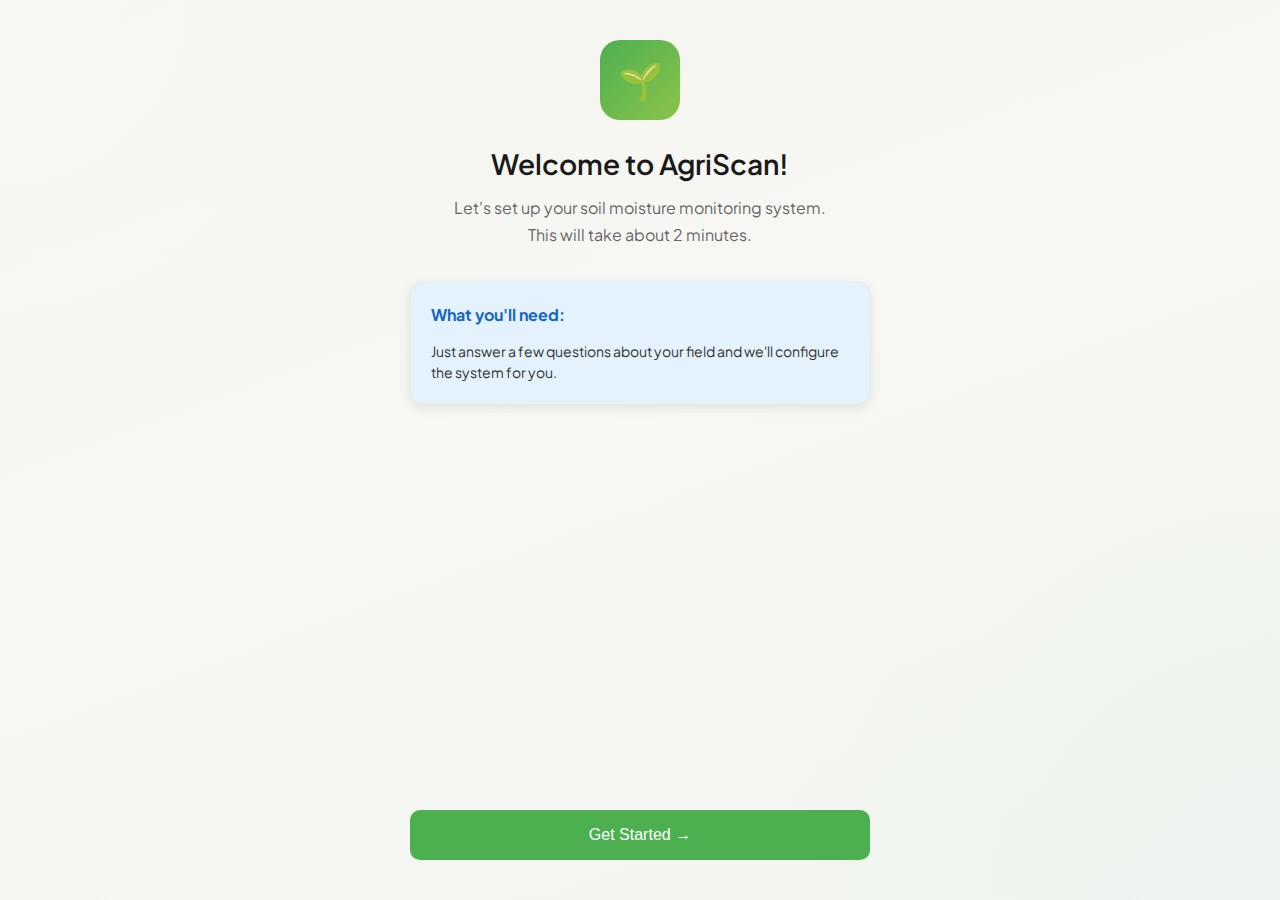
<file: index.html>
<!DOCTYPE html>
<html lang="en">

<head>
    <meta charset="UTF-8">
    <meta name="viewport" content="width=device-width, initial-scale=1.0">
    <title>AgriScan Dashboard</title>
    <link rel="stylesheet" href="/css/main.css">

</head>

<body>

    <main class="container">

        <div id="dashboard-waiting" class="hidden">
            <p>Waiting for sensor data...</p>
        </div>

        <!-- Home -->
        <section id="tier-1" class="view-section active">
            <!-- Status Icon -->
            <div class="status-hero">
                <div id="t1-status-icon" class="status-circle-large healthy"></div>
            </div>

            <!-- Primary Message -->
            <p id="t1-greeting" class="hero-kicker">Good afternoon 👋</p>
            <h1 id="t1-message" class="hero-title">Your field is looking healthy today.</h1>
            <p id="t1-instruction" class="hero-subtitle">Soil moisture is at good levels across your active zones.</p>
            <p id="t1-weather" class="hero-weather">☀️ 24°C, Sunny</p>
            <p id="t1-zone-summary" class="hero-zone-summary">8 of 9 zones healthy</p>

            <!-- Actions -->
            <div class="hero-actions">
                <button id="btn-quick-view" class="btn-primary btn-large" onclick="App.navigate('homeInsights')">Quick View</button>
                <button id="btn-field-details" class="btn-secondary btn-large" onclick="App.navigate('history')">Field Details</button>
            </div>

            <div class="hero-glance">
                <div class="glance-row">
                    <span id="lbl-glance-moisture">💧 Moisture</span>
                    <strong id="t1-glance-moisture">Optimal</strong>
                </div>
                <div class="glance-row">
                    <span id="lbl-glance-temp">🌡 Temperature</span>
                    <strong id="t1-glance-temp">--°C</strong>
                </div>
                <div class="glance-row">
                    <span id="lbl-glance-zones">📍 Active Sensors</span>
                    <strong id="t1-glance-zones">--</strong>
                </div>
                <div class="glance-row">
                    <span id="lbl-glance-time">⏰ Last Checked</span>
                    <strong id="t1-time">Just now</strong>
                </div>
            </div>

            <div class="hero-footer">
                <span id="t1-footer-note">Updates every few minutes</span>
                <div style="margin-top:20px;">
                    <!-- Feature #7: Language Selector -->
                    <select id="lang-select-t1"
                        style="font-size:12px; padding:4px; border:1px solid #ccc; border-radius:4px;"
                        onchange="App.setLang(this.value)">
                        <option value="en">English</option>
                        <option value="es">Español</option>
                    </select>
                </div>
            </div>
        </section>


        <!-- Home Insights -->
        <section id="tier-2" class="view-section">
            <div class="view-header">
                <h2 id="t2-title" class="font-h2">Today's Field Insight</h2>
            </div>

            <div class="reasoning-card">
                <ul class="reasoning-list" id="t2-reasons">
                    <!-- JS Populated -->
                </ul>
            </div>

            <div class="action-stack">
                <button id="btn-back-home-t2" class="btn-primary btn-full" onclick="App.navigate('home')">Back to Home</button>
                <button id="btn-open-history-t2" class="btn-ghost btn-full" onclick="App.navigate('history')">Open History</button>
            </div>
        </section>


        <!-- History -->
        <section id="tier-3" class="view-section">
            <div class="view-header">
                <button id="btn-back-home-t3" class="btn-text" onclick="App.navigate('home')">‹ Back to Home</button>
            </div>

            <div class="metrics-grid-dense metrics-grid-simple">
                <div class="metric-cell healthy" id="t3-moist-cell">
                    <label id="lbl-t3-soil-moisture">Soil Moisture</label>
                    <span id="t3-moist">--%</span>
                    <small id="t3-moist-context">Target: -- · Status: --</small>
                </div>
                <div class="metric-cell" id="t3-soil-temp-cell">
                    <label id="lbl-t3-soil-temp">Soil Temperature</label>
                    <span id="t3-soil-temp">--°C</span>
                    <small id="t3-temp-context">Crop comfort: --</small>
                </div>
                <div class="metric-cell">
                    <label id="lbl-t3-aw">Available Water</label>
                    <span id="t3-leaf">--</span>
                    <small id="t3-aw-context">Target reserve: --</small>
                </div>
            </div>

            <!-- Chart -->
            <div class="chart-wrapper">
                <div class="history-controls">
                    <h3 id="chart-title" class="font-h3">Soil Moisture Trend</h3>
                    <div id="chart-metric-pills" class="metric-switcher">
                        <button class="metric-switch active" data-metric="theta_pct">
                            <span id="lbl-switch-moisture" class="metric-switch-label">💧 Moisture</span>
                            <span class="metric-switch-value" id="metric-switch-theta">--%</span>
                        </button>
                        <button class="metric-switch" data-metric="temp_c">
                            <span id="lbl-switch-temp" class="metric-switch-label">🌡️ Temp</span>
                            <span class="metric-switch-value" id="metric-switch-temp">--°C</span>
                        </button>
                        <button class="metric-switch" data-metric="aw_mm">
                            <span id="lbl-switch-water" class="metric-switch-label">💦 Water</span>
                            <span class="metric-switch-value" id="metric-switch-aw">--mm</span>
                        </button>
                    </div>
                    <label id="lbl-time-range" class="history-range">
                        Time Range
                        <select id="chart-range-select" class="form-select form-select-compact">
                            <option value="24">Last 24 hours</option>
                            <option value="168">Last 7 days</option>
                            <option value="720">Last 30 days</option>
                        </select>
                    </label>
                </div>
                <p id="chart-trend" style="margin:0 0 10px; color:var(--neutral-600); font-size:0.9rem;">Trend: --</p>
                <div id="chart-strip" class="chart-strip">--</div>
                <div class="chart-container" id="tier3-chart">
                    <!-- SVG Chart -->
                </div>
                <div class="chart-insights">
                    <p id="chart-event-1">• --</p>
                    <p id="chart-event-2">• --</p>
                    <p id="chart-event-3">• --</p>
                </div>
            </div>

            <div class="metrics-grid-dense">
                <div class="metric-cell" id="decision-panel">
                    <label id="lbl-decision">Watering Decision</label>
                    <span id="decision-need">Should I water today? --</span>
                    <small id="decision-next">Next watering window: --</small>
                </div>
                <div class="metric-cell" id="health-panel">
                    <label id="lbl-field-health">Field Health</label>
                    <span id="health-status">Overall status: --</span>
                    <small id="health-zone">Zones needing attention: --</small>
                </div>
                <div class="metric-cell">
                    <label id="lbl-plant-water-access">Plant Water Access</label>
                    <span id="t3-vpd">--</span>
                    <small id="t3-access-context">Roots can reach water: --</small>
                </div>
                <div class="metric-cell">
                    <label id="lbl-sensor-confidence">Sensor Confidence</label>
                    <span id="t3-confidence">--%</span>
                    <small id="t3-confidence-context">Reliability: --</small>
                </div>
                <div class="metric-cell">
                    <label id="lbl-water-used">Water Used</label>
                    <span id="t3-depletion">--</span>
                    <small id="t3-depletion-context">Since last refill: --</small>
                </div>
                <div class="metric-cell">
                    <label>Humidity</label>
                    <span id="t3-humidity">--</span>
                </div>
            </div>

            <!-- Actions -->
            <div class="action-grid">
                <button id="btn-view-field-map" class="btn-primary" onclick="App.navigate('map')">View Field Map</button>
                <button id="btn-download-db" class="btn-secondary" onclick="App.exportCSV()">Download DB</button>
            </div>
            <div class="action-grid" style="margin-top:8px;">
                <button id="btn-view-settings" class="btn-secondary" onclick="App.navigate('settings')">View Settings</button>
                <button id="btn-open-dev-tools" class="btn-ghost" onclick="window.open('dev_dashboard.html' + (window.HARDWARE_MODE ? '?hardware=true' : ''), '_blank')">Open Dev Tools</button>
            </div>

        </section>


        <!-- Field Map -->
        <section id="tier-map" class="view-section">
            <div class="view-header">
                <button id="btn-map-back" class="btn-text" onclick="App.navigate('history')">‹ Back</button>
                <h2 id="map-title" class="font-h2">Field Zones</h2>
            </div>

            <div class="zone-legend">
                <p id="map-help" style="font-size:14px; color:var(--neutral-600); margin-bottom:16px;">
                    Select a field section to view detailed sensor data. Gray sections have no sensor.
                </p>
                <button id="btn-problem-first" class="btn-secondary" onclick="App.toggleProblemFirst()">Problem zones first: <span id="problem-first-state">Off</span></button>
                <div class="legend-items">
                    <div class="legend-item">
                        <span class="legend-color" style="background:var(--status-healthy);"></span>
                        <span id="legend-healthy">Healthy</span>
                    </div>
                    <div class="legend-item">
                        <span class="legend-color" style="background:var(--status-warning);"></span>
                        <span id="legend-warning">Warning</span>
                    </div>
                    <div class="legend-item">
                        <span class="legend-color" style="background:var(--status-critical);"></span>
                        <span id="legend-critical">Critical</span>
                    </div>
                    <div class="legend-item">
                        <span class="legend-color" style="background:var(--neutral-300);"></span>
                        <span id="legend-no-sensor">No Sensor</span>
                    </div>
                </div>
            </div>

            <!-- Zone Grid (4x4, 9 active sensors) -->
            <div id="zone-grid" class="zone-grid">
                <!-- Populated by App.renderZoneGrid() -->
            </div>

            <!-- Selected Zone Details -->
            <div id="zone-details" class="zone-details" style="display:none;">
                <h3 id="zone-section-title" class="font-h3" style="margin-bottom:12px;">Field Section: <span id="zone-name">--</span></h3>
                <div class="metrics-grid-dense">
                    <div class="metric-cell">
                        <label id="lbl-zone-vwc">VWC</label>
                        <span id="zone-vwc">--%</span>
                    </div>
                    <div class="metric-cell">
                        <label id="lbl-zone-potential">Potential</label>
                        <span id="zone-psi">--kPa</span>
                    </div>
                    <div class="metric-cell">
                        <label id="lbl-zone-aw">Avail H2O</label>
                        <span id="zone-aw">--mm</span>
                    </div>
                    <div class="metric-cell">
                        <label id="lbl-zone-depletion">Depletion</label>
                        <span id="zone-depl">--%</span>
                    </div>
                    <div class="metric-cell">
                        <label id="lbl-zone-status">Status</label>
                        <span id="zone-status">--</span>
                    </div>
                    <div class="metric-cell">
                        <label id="lbl-zone-regime">Regime</label>
                        <span id="zone-regime">--</span>
                    </div>
                </div>
                <div class="zone-chart-wrap">
                    <h4 id="zone-trend-title" class="font-h3" style="margin-bottom:8px;">Zone Trend (Last 24h)</h4>
                    <div id="zone-chart" class="zone-mini-chart"></div>
                    <p id="zone-chart-summary" style="margin:8px 0 0; color:var(--neutral-600); font-size:0.85rem;">--</p>
                </div>
                <button id="btn-clear-zone" class="btn-secondary btn-full" style="margin-top:16px;" onclick="App.clearZoneSelection()">Clear
                    Selection</button>
            </div>

            <div class="action-grid" style="margin-top:24px;">
                <button id="btn-back-dashboard" class="btn-secondary" onclick="App.navigate('history')">Back to Dashboard</button>
            </div>
        </section>


        <!-- SETTINGS INFO -->
        <section id="settings" class="view-section">
            <div class="view-header">
                <button id="btn-settings-back" class="btn-text" onclick="App.navigate('history')">‹ Back</button>
                <h2 id="settings-title" class="font-h2">Settings</h2>
            </div>

            <div class="settings-tabs">
                <button id="tab-field" class="settings-tab active" data-settings-tab="field" onclick="App.openSettingsTab('field')">Field Setup</button>
                <button id="tab-prefs" class="settings-tab" data-settings-tab="prefs" onclick="App.openSettingsTab('prefs')">Preferences</button>
                <button id="tab-device" class="settings-tab" data-settings-tab="device" onclick="App.openSettingsTab('device')">Device Info</button>
            </div>

            <div class="settings-panel active" data-settings-panel="field">
                <div class="settings-group">
                    <h3 id="settings-field-title" class="font-h3">Field Setup</h3>
                    <label id="lbl-crop-type" class="settings-label">Crop Type</label>
                    <select class="form-select" id="set-crop">
                        <option value="tomato">Tomato</option>
                    </select>

                    <label id="lbl-soil-type" class="settings-label" style="margin-top:12px;">Soil Type</label>
                    <select class="form-select" id="set-soil">
                        <option value="loam">Normal / Mixed</option>
                    </select>

                    <label id="lbl-planting-date" class="settings-label" style="margin-top:12px;">Planting Date</label>
                    <input type="date" class="form-select" id="set-date">

                    <label id="lbl-flow-rate" class="settings-label" style="margin-top:12px;">Flow Rate (L/hr)</label>
                    <input type="number" class="form-select" id="set-flow" value="1000">

                    <label id="lbl-farm-area" class="settings-label" style="margin-top:12px;">Farm Area (Hectares)</label>
                    <input type="number" class="form-select" id="set-area" value="2.5">
                </div>
            </div>

            <div class="settings-panel" data-settings-panel="prefs">
                <div class="settings-group">
                    <h3 id="settings-prefs-title" class="font-h3">Preferences</h3>
                    <label id="lbl-language" class="settings-label">Language</label>
                    <select class="form-select" id="set-lang" onchange="App.setLang(this.value)">
                        <option value="en">English</option>
                        <option value="es">Español</option>
                    </select>
                </div>

                <div class="settings-group">
                    <label id="lbl-temp-unit" class="settings-label">Temperature Unit</label>
                    <div class="toggle-group">
                        <button class="btn-full active" id="btn-c">°C</button>
                        <button class="btn-full" id="btn-f">°F</button>
                    </div>
                </div>
            </div>

            <div class="settings-panel" data-settings-panel="device">
                <div class="settings-group">
                    <label id="lbl-device-info" class="settings-label">Device Info</label>
                    <div class="info-box">
                        <p id="device-serial">Serial: AG-2026-X88</p>
                        <p id="device-firmware">Firmware: v2.5.0</p>
                        <p id="device-storage">Storage: 45% used</p>
                        <p id="device-troubleshooting">Troubleshooting: press <strong>Ctrl+Shift+D</strong> for diagnostics and dev tools.</p>
                    </div>
                </div>
                <div class="settings-group">
                    <label class="settings-label">Live Sensor Readings</label>
                    <div id="sensor-readings-panel">
                        <div class="sensor-row">
                            <span class="sensor-label">Soil Moisture (GPIO 34)</span>
                            <span class="sensor-value" id="sr-raw">--</span>
                        </div>
                        <div class="sensor-row">
                            <span class="sensor-label">Volumetric Water Content</span>
                            <span class="sensor-value" id="sr-theta">--</span>
                        </div>
                        <div class="sensor-row">
                            <span class="sensor-label">Soil Temperature (GPIO 4)</span>
                            <span class="sensor-value" id="sr-temp">--</span>
                        </div>
                        <div class="sensor-row">
                            <span class="sensor-label">Humidity (GPIO 16)</span>
                            <span class="sensor-value" id="sr-humidity">--</span>
                        </div>
                        <div class="sensor-row">
                            <span class="sensor-label">Soil Water Potential</span>
                            <span class="sensor-value" id="sr-psi">--</span>
                        </div>
                        <div class="sensor-row">
                            <span class="sensor-label">Available Water</span>
                            <span class="sensor-value" id="sr-aw">--</span>
                        </div>
                        <div class="sensor-row">
                            <span class="sensor-label">Status</span>
                            <span class="sensor-value" id="sr-status">--</span>
                        </div>
                        <div class="sensor-row">
                            <span class="sensor-label">Last Updated</span>
                            <span class="sensor-value" id="sr-updated">--</span>
                        </div>
                    </div>
                    <button class="btn-secondary" style="margin-top:12px;width:100%;" onclick="App.refreshSensorReadings()">Refresh</button>
                </div>
            </div>

            <button id="btn-save-config" class="btn-primary btn-full" onclick="App.saveSettings()">Save Configuration</button>
        </section>

    </main>
    <div id="dev-indicator" class="dev-indicator">DEV MODE</div>
    <aside id="dev-panel" class="dev-panel" aria-label="Developer tools">
        <div class="view-header">
            <h2 id="dev-tools-title" class="font-h2">Developer Tools</h2>
            <button id="btn-dev-close" class="btn-secondary" onclick="App.toggleDevMode()">Close</button>
        </div>
        <div class="settings-group">
            <h3 id="dev-sim-title" class="font-h3">Simulation</h3>
            <div class="action-grid">
                <button id="btn-sim-rain" class="btn-secondary" onclick="App.simulateRain()">Simulate Rain</button>
                <button id="btn-sim-drought" class="btn-secondary" onclick="App.simulateDrought()">Simulate Drought</button>
            </div>
            <div class="action-grid" style="margin-top:12px;">
                <button class="btn-secondary" id="btn-long-run" onclick="App.simulateLongRun()">10-Min Simulation</button>
                <button class="btn-secondary" id="btn-stop-sim" onclick="App.stopSimulation()" disabled>Stop</button>
            </div>
            <div id="sim-countdown" class="sim-countdown" style="display:none;">
                <span id="sim-phase">--</span> | <span id="sim-time">00:00</span>
            </div>
        </div>
        <div class="settings-group">
            <h3 id="dev-diag-title" class="font-h3">Diagnostics & Exports</h3>
            <div class="action-grid">
                <button id="btn-export-logs" class="btn-secondary" onclick="App.exportSimulationLogs()">Export Logs (JSON)</button>
                <button id="btn-export-full" class="btn-secondary" onclick="App.exportAllData()">Export Full Data</button>
            </div>
            <div class="action-grid" style="margin-top:12px;">
                <button id="btn-system-diagnostics" class="btn-secondary" onclick="App.goToDiagnostics()">System Diagnostics</button>
                <button id="btn-reset-sim" class="btn-secondary" onclick="App.resetSimulationState()">Reset Simulation</button>
            </div>
        </div>
    </aside>
    <nav class="bottom-nav" aria-label="Primary">
        <button id="nav-home" class="nav-item active" onclick="App.navigate('home')">Home</button>
        <button id="nav-map" class="nav-item" onclick="App.navigate('map')">Field Map</button>
        <button id="nav-history" class="nav-item" onclick="App.navigate('history')">History</button>
        <button id="nav-settings" class="nav-item" onclick="App.navigate('settings')">Settings</button>
    </nav>

    <!-- Issue 14: Developer Dashboard (hidden by default, shown via .dev-mode class / Ctrl+Shift+D) -->
    <div id="dev-dashboard" style="display:none; padding:16px; background:#1a1a2e; color:#eee; font-size:13px;">
        <div style="display:flex; justify-content:space-between; align-items:center; margin-bottom:12px;">
            <strong style="font-size:16px;">Dev Dashboard</strong>
            <button onclick="App.toggleDevMode()" style="background:#333; color:#eee; border:none; padding:4px 10px; border-radius:4px; cursor:pointer;">Hide</button>
        </div>

        <!-- Panel 1: Live Sensor Chart -->
        <div class="dev-panel" id="dev-panel-chart-wrap" style="background:#0f0f23; border-radius:8px; padding:12px; margin-bottom:12px;">
            <div style="font-weight:600; margin-bottom:8px;">Live Soil VWC (24h)</div>
            <canvas id="dev-chart-canvas" height="120"></canvas>
        </div>

        <!-- Panel 2: Calibration State -->
        <div class="dev-panel" style="background:#0f0f23; border-radius:8px; padding:12px; margin-bottom:12px;">
            <div style="font-weight:600; margin-bottom:8px;">Calibration State</div>
            <div id="dev-panel-calibration">Loading...</div>
        </div>

        <!-- Panel 3: Physics Event Log -->
        <div class="dev-panel" style="background:#0f0f23; border-radius:8px; padding:12px; margin-bottom:12px;">
            <div style="display:flex; justify-content:space-between;">
                <span style="font-weight:600;">Physics Event Log</span>
                <button id="dev-log-clear" style="font-size:11px; background:#333; color:#ccc; border:none; border-radius:3px; padding:2px 8px; cursor:pointer;">Clear</button>
            </div>
            <div id="dev-panel-log" style="max-height:120px; overflow-y:auto; margin-top:8px; font-family:monospace; font-size:11px;"></div>
        </div>

        <!-- Panel 4: Per-Device Panel -->
        <div class="dev-panel" style="background:#0f0f23; border-radius:8px; padding:12px; margin-bottom:12px;">
            <div style="font-weight:600; margin-bottom:8px;">Per-Device Engines</div>
            <div id="dev-panel-devices">Loading...</div>
        </div>

        <!-- Panel 5: Storage Panel -->
        <div class="dev-panel" style="background:#0f0f23; border-radius:8px; padding:12px; margin-bottom:12px;">
            <div style="font-weight:600; margin-bottom:8px;">SD Card Storage</div>
            <div id="dev-panel-storage">Loading...</div>
        </div>

        <!-- Panel 6: Preview Farmer View -->
        <div class="dev-panel" style="background:#0f0f23; border-radius:8px; padding:12px;">
            <button onclick="App.renderFarmerDashboard(); App.navigate('home');" style="width:100%; background:#4CAF50; color:#fff; border:none; padding:10px; border-radius:6px; cursor:pointer; font-size:14px;">Preview Farmer View</button>
        </div>
    </div>

    <script src="js/physics.js"></script>
    <script src="js/i18n.js"></script>
    <script>
        // Issue 3: detect hardware mode via query param
        (function () {
            const params = new URLSearchParams(window.location.search);
            window.HARDWARE_MODE = params.get('hardware') === 'true';
        })();
    </script>
    <script>
        (function () {
            try {
                const primary = localStorage.getItem('agriscan_user_prefs');
                const legacy = localStorage.getItem('agriscan_settings');
                const config = primary ? JSON.parse(primary) : (legacy ? JSON.parse(legacy) : null);
                if (config && config.onboarding_complete) {
                    if (!primary) {
                        localStorage.setItem('agriscan_user_prefs', JSON.stringify(config));
                    }
                    return;
                }
                window.location.href = '/onboarding.html';
            } catch (e) {
                console.error('Onboarding check error:', e);
                window.location.href = '/onboarding.html';
            }
        })();
    </script>

    <script src="js/app.js"></script>
    <script>
        // Issue 14: Ctrl+Shift+D toggles dev dashboard
        document.addEventListener('keydown', function (e) {
            if (e.ctrlKey && e.shiftKey && e.key === 'D') {
                e.preventDefault();
                if (typeof App !== 'undefined') App.toggleDevMode();
            }
        });
    </script>
</body>

</html>
</file>
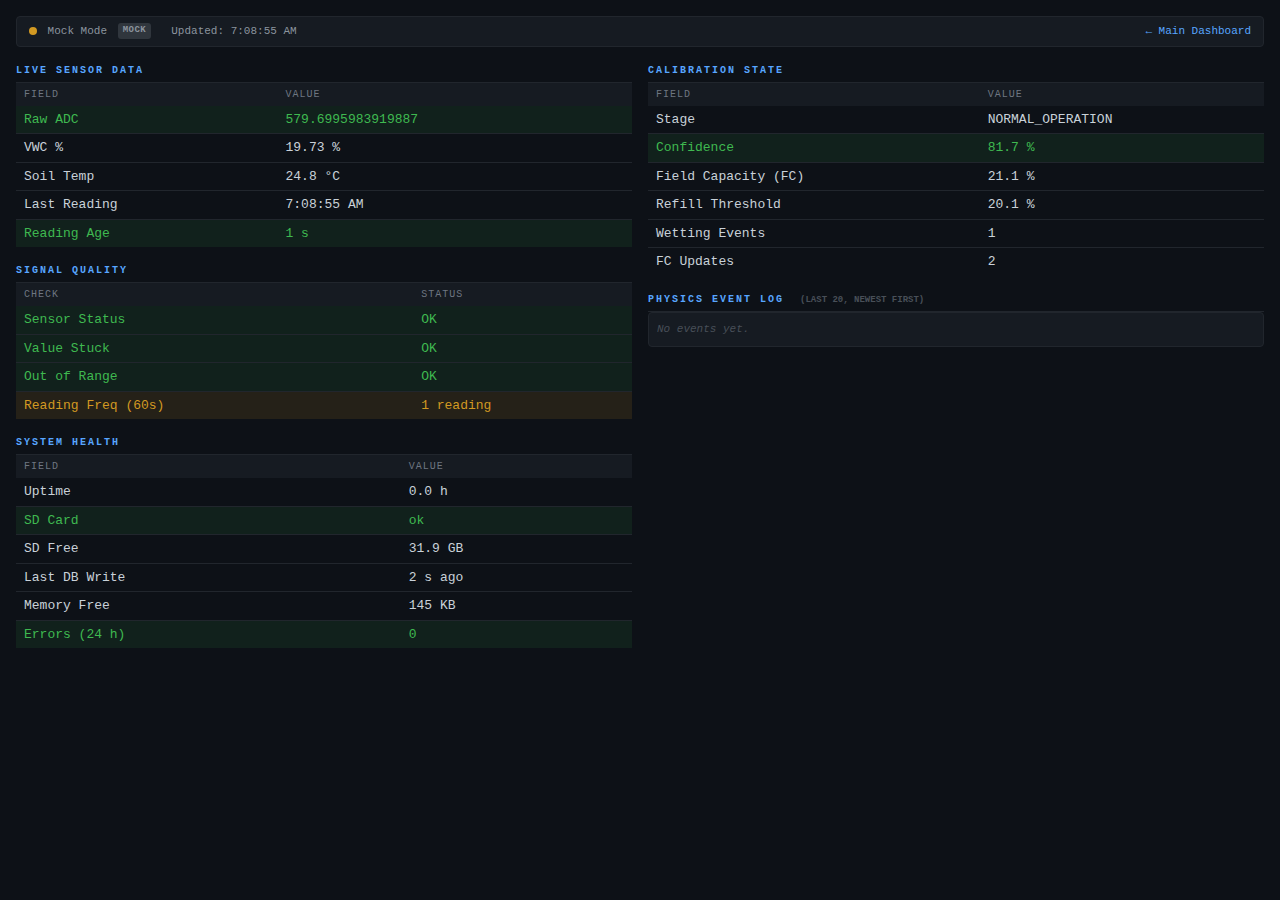
<file: dev_dashboard.html>
<!DOCTYPE html>
<html lang="en">
<head>
    <meta charset="UTF-8">
    <meta name="viewport" content="width=device-width, initial-scale=1.0">
    <title>AgriScan — Dev Dashboard</title>
    <style>
        * { box-sizing: border-box; margin: 0; padding: 0; }

        body {
            background: #0d1117;
            color: #c9d1d9;
            font-family: 'Courier New', Courier, monospace;
            font-size: 13px;
            padding: 16px;
            line-height: 1.5;
        }

        /* ── Status bar ── */
        .status-bar {
            display: flex;
            align-items: center;
            gap: 20px;
            background: #161b22;
            border: 1px solid #21262d;
            border-radius: 4px;
            padding: 6px 12px;
            margin-bottom: 16px;
            font-size: 11px;
            color: #8b949e;
        }
        .status-bar a { color: #58a6ff; text-decoration: none; }
        .status-bar a:hover { text-decoration: underline; }
        .dot {
            display: inline-block;
            width: 8px;
            height: 8px;
            border-radius: 50%;
            background: #484f58;
            vertical-align: middle;
            margin-right: 4px;
        }
        .dot.green { background: #3fb950; }
        .dot.amber { background: #d29922; }
        .dot.red   { background: #f85149; }

        /* ── Grid layout ── */
        .grid {
            display: grid;
            grid-template-columns: 1fr 1fr;
            gap: 16px;
        }
        @media (max-width: 760px) {
            .grid { grid-template-columns: 1fr; }
        }

        /* ── Section card ── */
        .section {
            margin-bottom: 16px;
        }

        .section-title {
            font-size: 10px;
            font-weight: bold;
            letter-spacing: 2px;
            text-transform: uppercase;
            color: #58a6ff;
            padding: 0 0 4px 0;
            border-bottom: 1px solid #21262d;
            margin-bottom: 0;
        }

        /* ── Tables ── */
        table {
            width: 100%;
            border-collapse: collapse;
        }
        thead th {
            background: #161b22;
            color: #6e7681;
            font-size: 10px;
            font-weight: normal;
            text-transform: uppercase;
            letter-spacing: 1px;
            padding: 4px 8px;
            text-align: left;
        }
        tbody td {
            padding: 4px 8px;
            border-bottom: 1px solid #21262d;
            vertical-align: top;
        }
        tbody tr:last-child td { border-bottom: none; }

        /* Row states */
        tr.good  td { background: rgba(46, 160, 67, 0.12); color: #3fb950; }
        tr.warn  td { background: rgba(210, 153, 34, 0.12); color: #d29922; }
        tr.bad   td { background: rgba(248, 81, 73, 0.12);  color: #f85149; }
        tr.plain td { color: #c9d1d9; }

        /* ── Event log ── */
        .event-log {
            background: #161b22;
            border: 1px solid #21262d;
            border-radius: 4px;
            padding: 6px 8px;
            max-height: 220px;
            overflow-y: auto;
            font-size: 11px;
        }
        .log-row {
            padding: 2px 0;
            border-bottom: 1px solid #21262d;
            color: #8b949e;
            white-space: nowrap;
            overflow: hidden;
            text-overflow: ellipsis;
        }
        .log-row:last-child { border-bottom: none; }
        .log-row.wetting  { color: #3fb950; }
        .log-row.drainage { color: #58a6ff; }
        .log-row.fc       { color: #d29922; }
        .log-row.state    { color: #bc8cff; }
        .log-row.error    { color: #f85149; }
        .log-row.empty    { color: #484f58; font-style: italic; }

        .badge {
            display: inline-block;
            font-size: 9px;
            font-weight: bold;
            padding: 1px 5px;
            border-radius: 3px;
            text-transform: uppercase;
            letter-spacing: 0.5px;
            margin-left: 4px;
            vertical-align: middle;
        }
        .badge.mock     { background: #30363d; color: #8b949e; }
        .badge.hardware { background: #1f4428; color: #3fb950; }
    </style>
</head>
<body>

    <!-- Status bar -->
    <div class="status-bar">
        <span>
            <span class="dot" id="dot-conn"></span>
            <span id="lbl-mode">initializing…</span>
            <span class="badge" id="badge-mode"></span>
        </span>
        <span>Updated: <span id="lbl-updated">—</span></span>
        <span style="margin-left:auto;"><a href="index.html">← Main Dashboard</a></span>
    </div>

    <div class="grid">

        <!-- ── LEFT COLUMN ── -->
        <div>

            <!-- Live Sensor Data -->
            <div class="section">
                <div class="section-title">Live Sensor Data</div>
                <table>
                    <thead><tr><th>Field</th><th>Value</th></tr></thead>
                    <tbody id="tbl-live">
                        <tr class="plain"><td colspan="2">Loading…</td></tr>
                    </tbody>
                </table>
            </div>

            <!-- Signal Quality -->
            <div class="section">
                <div class="section-title">Signal Quality</div>
                <table>
                    <thead><tr><th>Check</th><th>Status</th></tr></thead>
                    <tbody id="tbl-quality">
                        <tr class="plain"><td colspan="2">Loading…</td></tr>
                    </tbody>
                </table>
            </div>

            <!-- System Health -->
            <div class="section">
                <div class="section-title">System Health</div>
                <table>
                    <thead><tr><th>Field</th><th>Value</th></tr></thead>
                    <tbody id="tbl-health">
                        <tr class="plain"><td colspan="2">Loading…</td></tr>
                    </tbody>
                </table>
            </div>

        </div><!-- /left -->

        <!-- ── RIGHT COLUMN ── -->
        <div>

            <!-- Calibration State -->
            <div class="section">
                <div class="section-title">Calibration State</div>
                <table>
                    <thead><tr><th>Field</th><th>Value</th></tr></thead>
                    <tbody id="tbl-cal">
                        <tr class="plain"><td colspan="2">Loading…</td></tr>
                    </tbody>
                </table>
            </div>

            <!-- Physics Event Log -->
            <div class="section">
                <div class="section-title">Physics Event Log &nbsp;<span style="color:#484f58;font-size:9px;letter-spacing:0;">(last 20, newest first)</span></div>
                <div class="event-log" id="event-log">
                    <div class="log-row empty">No events yet.</div>
                </div>
            </div>

        </div><!-- /right -->

    </div><!-- /grid -->

    <!-- Load physics engine first, then set __devDashboard flag, then load app.js -->
    <script src="js/physics.js"></script>
    <script src="js/i18n.js"></script>
    <script>
        // Prevent App.init() from auto-running on this page
        window.__devDashboard = true;
        // Hardware mode detection
        window.HARDWARE_MODE = new URLSearchParams(location.search).get('hardware') === 'true';
    </script>
    <script src="js/app.js"></script>

    <script>
    (function () {
        'use strict';

        const HW = window.HARDWARE_MODE;

        // ── Status bar ──────────────────────────────────────────────────────────
        const dotConn   = document.getElementById('dot-conn');
        const lblMode   = document.getElementById('lbl-mode');
        const badgeMode = document.getElementById('badge-mode');
        const lblUpd    = document.getElementById('lbl-updated');

        dotConn.className   = 'dot ' + (HW ? 'green' : 'amber');
        lblMode.textContent = HW ? 'Connected to Hub' : 'Mock Mode';
        badgeMode.className = 'badge ' + (HW ? 'hardware' : 'mock');
        badgeMode.textContent = HW ? 'hardware' : 'mock';

        // ── Initialize mock data if needed ──────────────────────────────────────
        if (!HW && typeof MockAPI !== 'undefined') {
            MockAPI.init();
            // Seed with threshold config if available
            THRESHOLDS_STORE.load().then(() => {
                App.state.settings.crop = App.state.settings.crop || 'tomato';
                App.state.settings.soil = App.state.settings.soil || 'loam';
                App.applyThresholdConfig();
            }).catch(() => {});
            MockAPI.seed();
        }

        // ── Local ring buffer for signal quality ────────────────────────────────
        const readingBuf = [];   // { raw, theta, ts }
        const MAX_BUF = 60;

        // ── Data fetchers ───────────────────────────────────────────────────────
        async function fetchSample() {
            if (HW) {
                try {
                    const r = await fetch('/api/current');
                    if (!r.ok) return null;
                    return r.json();
                } catch { return null; }
            }
            // Mock: inject a fresh reading to advance the engine state
            if (typeof MockAPI === 'undefined') return null;
            const ids = Object.keys(MockAPI.zones);
            if (ids.length > 0) {
                const zoneId = ids[0];
                const zone   = MockAPI.zones[zoneId];
                const raw    = Math.max(200, Math.min(3900,
                    (zone.currentRaw || 600) + (Math.random() - 0.48) * 25));
                MockAPI.inject(raw, 22 + Math.random() * 4, zoneId);
            }
            return MockAPI.getCurrent ? await MockAPI.getCurrent() : null;
        }

        async function fetchDiagnostics() {
            if (HW) {
                try {
                    const r = await fetch('/api/diagnostics');
                    if (!r.ok) return null;
                    return r.json();
                } catch { return null; }
            }
            return typeof MockAPI !== 'undefined' ? MockAPI.getDiagnostics() : null;
        }

        function getCalState() {
            const eng = window.Physics;
            if (eng && eng.autoCalibration) {
                return eng.autoCalibration.getCalibrationState() || {};
            }
            return {};
        }

        function getEvents() {
            return typeof PhysicsEventLogger !== 'undefined'
                ? PhysicsEventLogger.getEvents() : [];
        }

        // ── Helpers ─────────────────────────────────────────────────────────────
        function fmtTime(isoOrUnix) {
            if (!isoOrUnix) return '—';
            // If it looks like a Unix timestamp (number < 2e10)
            const n = Number(isoOrUnix);
            const d = (!isNaN(n) && n < 2e10)
                ? new Date(n * 1000)
                : new Date(isoOrUnix);
            return isNaN(d) ? '—' : d.toLocaleTimeString();
        }

        function row(field, value, cls) {
            cls = cls || 'plain';
            return `<tr class="${cls}"><td>${field}</td><td>${value}</td></tr>`;
        }

        // ── Render: Live Sensor Data ────────────────────────────────────────────
        function renderLive(s) {
            const tb = document.getElementById('tbl-live');
            if (!s) {
                tb.innerHTML = row('Status', 'No data — waiting…', 'bad');
                return;
            }
            const raw  = s.raw ?? s.raw_adc ?? null;
            const ageS = s.timestamp ? Math.round(Date.now() / 1000 - s.timestamp) : null;

            tb.innerHTML = [
                row('Raw ADC',
                    raw != null ? raw : '—',
                    raw == null ? 'plain' : (raw >= 200 && raw <= 3900 ? 'good' : 'bad')),
                row('VWC %',
                    s.theta != null ? (s.theta * 100).toFixed(2) + ' %' : '—',
                    s.theta != null && (s.theta < 0 || s.theta > 0.6) ? 'bad' : 'plain'),
                row('Soil Temp',
                    s.temp_c != null ? s.temp_c.toFixed(1) + ' °C' : '—',
                    'plain'),
                row('Last Reading',
                    s.timestamp ? fmtTime(s.timestamp) : '—',
                    'plain'),
                row('Reading Age',
                    ageS != null ? ageS + ' s' : '—',
                    ageS == null ? 'plain' : ageS > 120 ? 'bad' : ageS > 60 ? 'warn' : 'good'),
            ].join('');
        }

        // ── Render: Calibration State ───────────────────────────────────────────
        function renderCal(cal) {
            const tb   = document.getElementById('tbl-cal');
            const conf = cal.confidence || 0;
            const confCls = conf >= 0.65 ? 'good' : conf >= 0.35 ? 'warn' : 'bad';
            const state   = cal.state || cal.stage || '—';

            tb.innerHTML = [
                row('Stage',              state, 'plain'),
                row('Confidence',         (conf * 100).toFixed(1) + ' %', confCls),
                row('Field Capacity (FC)',
                    cal.theta_fc_star != null
                        ? (cal.theta_fc_star * 100).toFixed(1) + ' %' : '—',
                    'plain'),
                row('Refill Threshold',
                    cal.theta_refill_star != null
                        ? (cal.theta_refill_star * 100).toFixed(1) + ' %' : '—',
                    'plain'),
                row('Wetting Events',     cal.n_events  ?? '0', 'plain'),
                row('FC Updates',         cal.n_fc_updates ?? '0', 'plain'),
            ].join('');
        }

        // ── Render: Signal Quality ──────────────────────────────────────────────
        function renderQuality(s) {
            const tb = document.getElementById('tbl-quality');
            if (!s) { tb.innerHTML = row('Status', 'No data', 'bad'); return; }

            const raw = s.raw ?? s.raw_adc ?? null;

            // Push to buffer
            readingBuf.push({ raw, theta: s.theta, ts: Date.now() / 1000 });
            if (readingBuf.length > MAX_BUF) readingBuf.shift();

            const last5     = readingBuf.slice(-5);
            const rawOk     = raw != null && raw >= 200 && raw <= 900;
            const stuck     = last5.length >= 5 && last5.every(r => r.raw === last5[0].raw);
            const outOfRange = s.theta != null && (s.theta > 0.6 || s.theta < 0);

            // Readings in last 60 seconds
            const cutoff = Date.now() / 1000 - 60;
            const freqCount = readingBuf.filter(r => r.ts >= cutoff).length;

            tb.innerHTML = [
                row('Sensor Status',
                    rawOk ? 'OK' : 'FAULT',
                    rawOk ? 'good' : 'bad'),
                row('Value Stuck',
                    stuck ? 'STUCK (last 5 identical)' : 'OK',
                    stuck ? 'bad' : 'good'),
                row('Out of Range',
                    outOfRange ? `YES (θ = ${s.theta.toFixed(3)})` : 'OK',
                    outOfRange ? 'bad' : 'good'),
                row('Reading Freq (60s)',
                    freqCount + ' reading' + (freqCount !== 1 ? 's' : ''),
                    freqCount === 0 ? 'bad' : freqCount < 3 ? 'warn' : 'plain'),
            ].join('');
        }

        // ── Render: System Health ───────────────────────────────────────────────
        function renderHealth(d) {
            const tb = document.getElementById('tbl-health');
            if (!d) { tb.innerHTML = row('Status', 'No data — waiting…', 'bad'); return; }

            const sd  = d.sd_card  || {};
            const sys = d.system   || {};

            const sdOk       = sd.status === 'ok';
            const writeStale = (sd.last_write_seconds_ago || 0) > 120;
            const memLow     = sys.memory_free_kb != null && sys.memory_free_kb < 50;
            const hasErrors  = (d.errors_24h || 0) > 0;

            tb.innerHTML = [
                row('Uptime',
                    sys.uptime_hours != null ? sys.uptime_hours.toFixed(1) + ' h' : '—',
                    'plain'),
                row('SD Card',
                    sd.status || '—',
                    sdOk ? 'good' : 'bad'),
                row('SD Free',
                    sd.free_gb != null ? sd.free_gb.toFixed(1) + ' GB' : '—',
                    sd.free_gb != null && sd.free_gb < 0.5 ? 'bad'
                        : sd.free_gb != null && sd.free_gb < 2 ? 'warn' : 'plain'),
                row('Last DB Write',
                    sd.last_write_seconds_ago != null
                        ? sd.last_write_seconds_ago + ' s ago' : '—',
                    writeStale ? 'bad' : 'plain'),
                row('Memory Free',
                    sys.memory_free_kb != null ? sys.memory_free_kb + ' KB' : '—',
                    memLow ? 'bad' : 'plain'),
                row('Errors (24 h)',
                    d.errors_24h ?? '0',
                    hasErrors ? 'bad' : 'good'),
            ].join('');
        }

        // ── Render: Physics Event Log ───────────────────────────────────────────
        function renderEventLog() {
            const el     = document.getElementById('event-log');
            const events = getEvents();
            const last20 = events.slice(-20).reverse();

            if (last20.length === 0) {
                el.innerHTML = '<div class="log-row empty">No events yet.</div>';
                return;
            }

            el.innerHTML = last20.map(ev => {
                const ts      = fmtTime(ev.timestamp);
                const type    = ev.event_type || ev.type || 'EVENT';
                const detail  = ev.details || ev.message || '';
                const calInfo = ev.cal_state ? ` [${ev.cal_state}]` : '';

                let cls = 'log-row';
                const t = type.toLowerCase();
                if (t.includes('wet'))          cls += ' wetting';
                else if (t.includes('drain'))   cls += ' drainage';
                else if (t.includes('fc'))      cls += ' fc';
                else if (t.includes('state')
                      || t.includes('update')
                      || t.includes('refill'))  cls += ' state';
                else if (t.includes('error')
                      || t.includes('fault'))   cls += ' error';

                return `<div class="${cls}">[${ts}] ${type} — ${detail}${calInfo}</div>`;
            }).join('');
        }

        // ── Tick functions ───────────────────────────────────────────────────────
        async function tickFast() {
            try {
                const [s, cal] = await Promise.all([
                    fetchSample(),
                    Promise.resolve(getCalState())
                ]);
                renderLive(s);
                renderQuality(s);
                renderCal(cal);
                renderEventLog();
                lblUpd.textContent = new Date().toLocaleTimeString();
            } catch (e) {
                console.warn('[DevDash] tickFast error', e);
            }
        }

        async function tickSlow() {
            try {
                const d = await fetchDiagnostics();
                renderHealth(d);
            } catch (e) {
                console.warn('[DevDash] tickSlow error', e);
            }
        }

        // ── Start ────────────────────────────────────────────────────────────────
        tickFast();
        tickSlow();
        setInterval(tickFast, 2000);
        setInterval(tickSlow, 5000);

    })();
    </script>

</body>
</html>
</file>
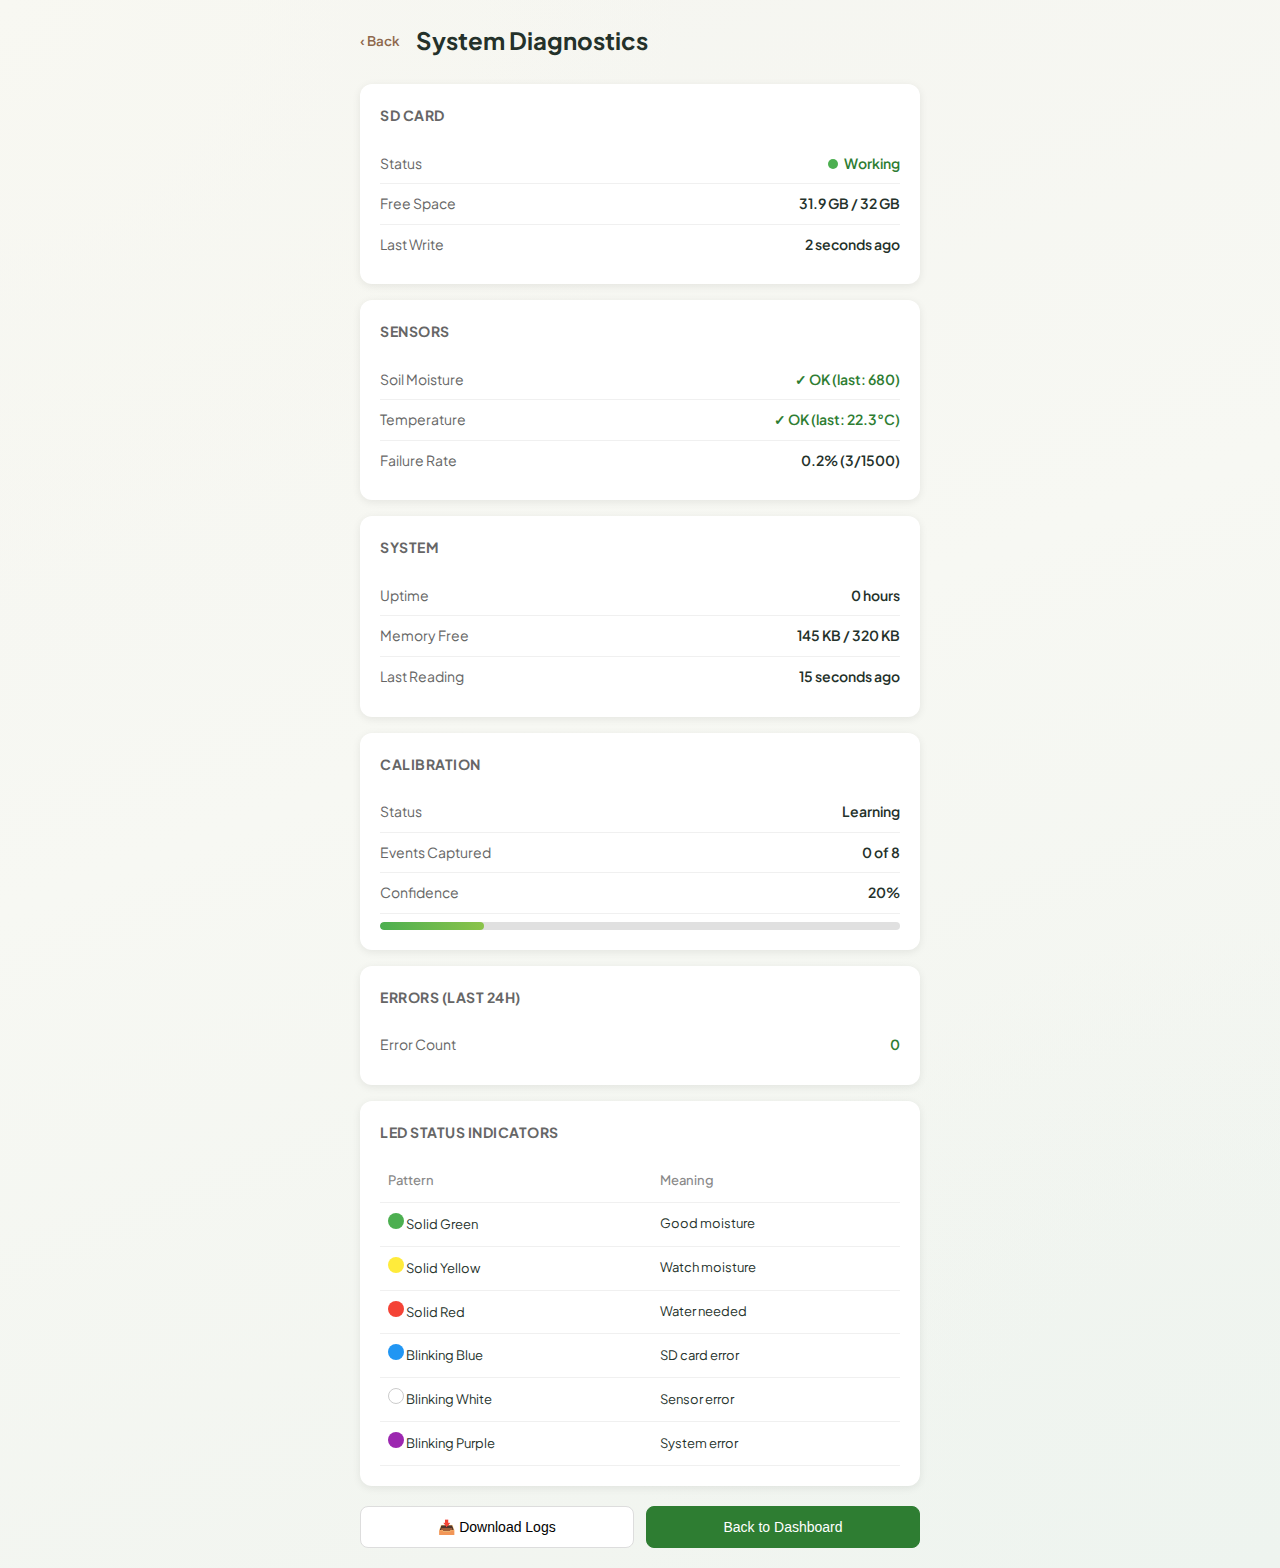
<file: diagnostics.html>
<!DOCTYPE html>
<html lang="en">

<head>
    <meta charset="UTF-8">
    <meta name="viewport" content="width=device-width, initial-scale=1.0">
    <title>AgriScan - System Diagnostics</title>
    <link rel="stylesheet" href="css/main.css">
    <style>
        .diagnostics-container {
            max-width: 600px;
            margin: 0 auto;
            padding: 20px;
        }

        .diag-header {
            display: flex;
            align-items: center;
            gap: 16px;
            margin-bottom: 24px;
        }

        .diag-header h1 {
            font-size: 24px;
            margin: 0;
        }

        .diag-card {
            background: #fff;
            border-radius: 12px;
            padding: 20px;
            margin-bottom: 16px;
            box-shadow: 0 2px 8px rgba(0, 0, 0, 0.08);
        }

        .diag-card h3 {
            font-size: 14px;
            color: #666;
            text-transform: uppercase;
            letter-spacing: 0.5px;
            margin: 0 0 16px 0;
        }

        .diag-row {
            display: flex;
            justify-content: space-between;
            align-items: center;
            padding: 8px 0;
            border-bottom: 1px solid #f0f0f0;
        }

        .diag-row:last-child {
            border-bottom: none;
        }

        .diag-label {
            color: #666;
            font-size: 14px;
        }

        .diag-value {
            font-weight: 600;
            font-size: 14px;
        }

        .diag-value.ok {
            color: #2E7D32;
        }

        .diag-value.warning {
            color: #F9A825;
        }

        .diag-value.error {
            color: #C62828;
        }

        .status-indicator {
            display: inline-flex;
            align-items: center;
            gap: 6px;
        }

        .status-dot {
            width: 10px;
            height: 10px;
            border-radius: 50%;
        }

        .status-dot.green {
            background: #4CAF50;
        }

        .status-dot.yellow {
            background: #FFC107;
        }

        .status-dot.red {
            background: #F44336;
        }

        .status-dot.blue {
            background: #2196F3;
        }

        .progress-bar {
            width: 100%;
            height: 8px;
            background: #e0e0e0;
            border-radius: 4px;
            overflow: hidden;
            margin-top: 8px;
        }

        .progress-fill {
            height: 100%;
            background: linear-gradient(90deg, #4CAF50, #8BC34A);
            border-radius: 4px;
            transition: width 0.3s ease;
        }

        .led-table {
            width: 100%;
            border-collapse: collapse;
            font-size: 13px;
        }

        .led-table th,
        .led-table td {
            padding: 10px 8px;
            text-align: left;
            border-bottom: 1px solid #f0f0f0;
        }

        .led-table th {
            color: #888;
            font-weight: 500;
        }

        .led-indicator {
            width: 16px;
            height: 16px;
            border-radius: 50%;
            display: inline-block;
        }

        .btn-row {
            display: flex;
            gap: 12px;
            margin-top: 20px;
        }

        .btn-diag {
            flex: 1;
            padding: 12px 16px;
            border: 1px solid #ddd;
            border-radius: 8px;
            background: #fff;
            font-size: 14px;
            cursor: pointer;
            transition: all 0.2s;
        }

        .btn-diag:hover {
            background: #f5f5f5;
            border-color: #ccc;
        }

        .btn-primary-diag {
            background: #2E7D32;
            color: #fff;
            border-color: #2E7D32;
        }

        .btn-primary-diag:hover {
            background: #1B5E20;
        }
    </style>
</head>

<body>
    <div class="diagnostics-container">
        <!-- Header -->
        <div class="diag-header">
            <button class="btn-text" onclick="window.location.href='index.html'">‹ Back</button>
            <h1>System Diagnostics</h1>
        </div>

        <!-- SD Card Status -->
        <div class="diag-card">
            <h3>SD Card</h3>
            <div class="diag-row">
                <span class="diag-label">Status</span>
                <span class="diag-value ok status-indicator" id="sd-status">
                    <span class="status-dot green"></span> Working
                </span>
            </div>
            <div class="diag-row">
                <span class="diag-label">Free Space</span>
                <span class="diag-value" id="sd-space">31.9 GB / 32 GB</span>
            </div>
            <div class="diag-row">
                <span class="diag-label">Last Write</span>
                <span class="diag-value" id="sd-last-write">2 seconds ago</span>
            </div>
        </div>

        <!-- Sensors Status -->
        <div class="diag-card">
            <h3>Sensors</h3>
            <div class="diag-row">
                <span class="diag-label">Soil Moisture</span>
                <span class="diag-value ok" id="sensor-soil">✓ OK (last: 680)</span>
            </div>
            <div class="diag-row">
                <span class="diag-label">Temperature</span>
                <span class="diag-value ok" id="sensor-temp">✓ OK (last: 22.3°C)</span>
            </div>
            <div class="diag-row">
                <span class="diag-label">Failure Rate</span>
                <span class="diag-value" id="sensor-failure">0.2% (3/1500)</span>
            </div>
        </div>

        <!-- System Status -->
        <div class="diag-card">
            <h3>System</h3>
            <div class="diag-row">
                <span class="diag-label">Uptime</span>
                <span class="diag-value" id="sys-uptime">0 hours</span>
            </div>
            <div class="diag-row">
                <span class="diag-label">Memory Free</span>
                <span class="diag-value" id="sys-memory">145 KB / 320 KB</span>
            </div>
            <div class="diag-row">
                <span class="diag-label">Last Reading</span>
                <span class="diag-value" id="sys-last-reading">15 seconds ago</span>
            </div>
        </div>

        <!-- Calibration Status -->
        <div class="diag-card">
            <h3>Calibration</h3>
            <div class="diag-row">
                <span class="diag-label">Status</span>
                <span class="diag-value" id="cal-status">Learning</span>
            </div>
            <div class="diag-row">
                <span class="diag-label">Events Captured</span>
                <span class="diag-value" id="cal-events">0 of 8</span>
            </div>
            <div class="diag-row">
                <span class="diag-label">Confidence</span>
                <span class="diag-value" id="cal-confidence">20%</span>
            </div>
            <div class="progress-bar">
                <div class="progress-fill" id="cal-progress" style="width: 20%"></div>
            </div>
        </div>

        <!-- Errors -->
        <div class="diag-card">
            <h3>Errors (Last 24h)</h3>
            <div class="diag-row">
                <span class="diag-label">Error Count</span>
                <span class="diag-value ok" id="error-count">0</span>
            </div>
        </div>

        <!-- LED Patterns Reference -->
        <div class="diag-card">
            <h3>LED Status Indicators</h3>
            <table class="led-table">
                <thead>
                    <tr>
                        <th>Pattern</th>
                        <th>Meaning</th>
                    </tr>
                </thead>
                <tbody>
                    <tr>
                        <td><span class="led-indicator" style="background:#4CAF50"></span> Solid Green</td>
                        <td>Good moisture</td>
                    </tr>
                    <tr>
                        <td><span class="led-indicator" style="background:#FFEB3B"></span> Solid Yellow</td>
                        <td>Watch moisture</td>
                    </tr>
                    <tr>
                        <td><span class="led-indicator" style="background:#F44336"></span> Solid Red</td>
                        <td>Water needed</td>
                    </tr>
                    <tr>
                        <td><span class="led-indicator" style="background:#2196F3"></span> Blinking Blue</td>
                        <td>SD card error</td>
                    </tr>
                    <tr>
                        <td><span class="led-indicator" style="background:#fff; border:1px solid #ccc"></span> Blinking
                            White</td>
                        <td>Sensor error</td>
                    </tr>
                    <tr>
                        <td><span class="led-indicator" style="background:#9C27B0"></span> Blinking Purple</td>
                        <td>System error</td>
                    </tr>
                </tbody>
            </table>
        </div>

        <!-- Action Buttons -->
        <div class="btn-row">
            <button class="btn-diag" onclick="downloadLogs()">📥 Download Logs</button>
            <button class="btn-diag btn-primary-diag" onclick="window.location.href='index.html'">Back to
                Dashboard</button>
        </div>
    </div>

    <script src="js/physics.js"></script>
    <script src="js/app.js"></script>
    <script>
        // Update diagnostics display
        async function updateDiagnostics() {
            const diag = await RealAPI.getDiagnostics();

            // SD Card
            const sdStatus = document.getElementById('sd-status');
            if (diag.sd_card.status === 'ok') {
                sdStatus.innerHTML = '<span class="status-dot green"></span> Working';
                sdStatus.className = 'diag-value ok status-indicator';
            } else {
                sdStatus.innerHTML = '<span class="status-dot red"></span> Error';
                sdStatus.className = 'diag-value error status-indicator';
            }
            document.getElementById('sd-space').textContent = `${diag.sd_card.free_gb} GB / 32 GB`;
            document.getElementById('sd-last-write').textContent = `${diag.sd_card.last_write_seconds_ago} seconds ago`;

            // Sensors
            const soilEl = document.getElementById('sensor-soil');
            if (diag.sensors.soil_status === 'ok') {
                soilEl.textContent = `✓ OK (last: ${diag.sensors.soil_last_raw})`;
                soilEl.className = 'diag-value ok';
            } else {
                soilEl.textContent = '✗ Error';
                soilEl.className = 'diag-value error';
            }

            const tempEl = document.getElementById('sensor-temp');
            if (diag.sensors.temp_status === 'ok') {
                tempEl.textContent = `✓ OK (last: ${diag.sensors.temp_last_c.toFixed(1)}°C)`;
                tempEl.className = 'diag-value ok';
            } else {
                tempEl.textContent = '✗ Error';
                tempEl.className = 'diag-value error';
            }

            document.getElementById('sensor-failure').textContent = `${diag.sensors.failure_rate_percent}%`;

            // System
            const hours = diag.system.uptime_hours;
            let uptimeStr;
            if (hours < 1) {
                uptimeStr = `${Math.floor(hours * 60)} minutes`;
            } else if (hours < 24) {
                uptimeStr = `${hours.toFixed(1)} hours`;
            } else {
                const days = Math.floor(hours / 24);
                const remHours = Math.floor(hours % 24);
                uptimeStr = `${days} day${days > 1 ? 's' : ''} ${remHours} hours`;
            }
            document.getElementById('sys-uptime').textContent = uptimeStr;
            document.getElementById('sys-memory').textContent = `${diag.system.memory_free_kb} KB / 320 KB`;
            document.getElementById('sys-last-reading').textContent = `${diag.system.last_reading_seconds_ago} seconds ago`;

            // Calibration
            if (diag.calibration) {
                document.getElementById('cal-status').textContent = diag.calibration.status || 'N/A';
                document.getElementById('cal-events').textContent =
                    diag.calibration.events_captured != null ? `${diag.calibration.events_captured} of 8` : 'N/A';
                const confPct = diag.calibration.confidence != null ? Math.round(diag.calibration.confidence * 100) : 0;
                document.getElementById('cal-confidence').textContent =
                    diag.calibration.confidence != null ? `${confPct}%` : 'N/A';
                document.getElementById('cal-progress').style.width = `${confPct}%`;
            } else {
                document.getElementById('cal-status').textContent = 'N/A';
                document.getElementById('cal-events').textContent = 'N/A';
                document.getElementById('cal-confidence').textContent = 'N/A';
                document.getElementById('cal-progress').style.width = '0%';
            }

            // Errors
            const errorEl = document.getElementById('error-count');
            errorEl.textContent = diag.errors_24h;
            errorEl.className = diag.errors_24h === 0 ? 'diag-value ok' : 'diag-value warning';
        }

        function downloadLogs() {
            // Download physics events
            const events = PhysicsEventLogger.getEvents();
            const csv = PhysicsEventLogger.exportCSV();

            const blob = new Blob([csv], { type: 'text/csv' });
            const url = URL.createObjectURL(blob);
            const a = document.createElement('a');
            a.href = url;
            a.download = `agriscan_physics_events_${Date.now()}.csv`;
            document.body.appendChild(a);
            a.click();
            document.body.removeChild(a);
            URL.revokeObjectURL(url);

            Logger.log('DATA', `Downloaded ${events.length} physics events`);
        }

        // Initialize
        document.addEventListener('DOMContentLoaded', () => {
            updateDiagnostics();

            // Update every 5 seconds
            setInterval(updateDiagnostics, 5000);
        });
    </script>
</body>

</html>
</file>
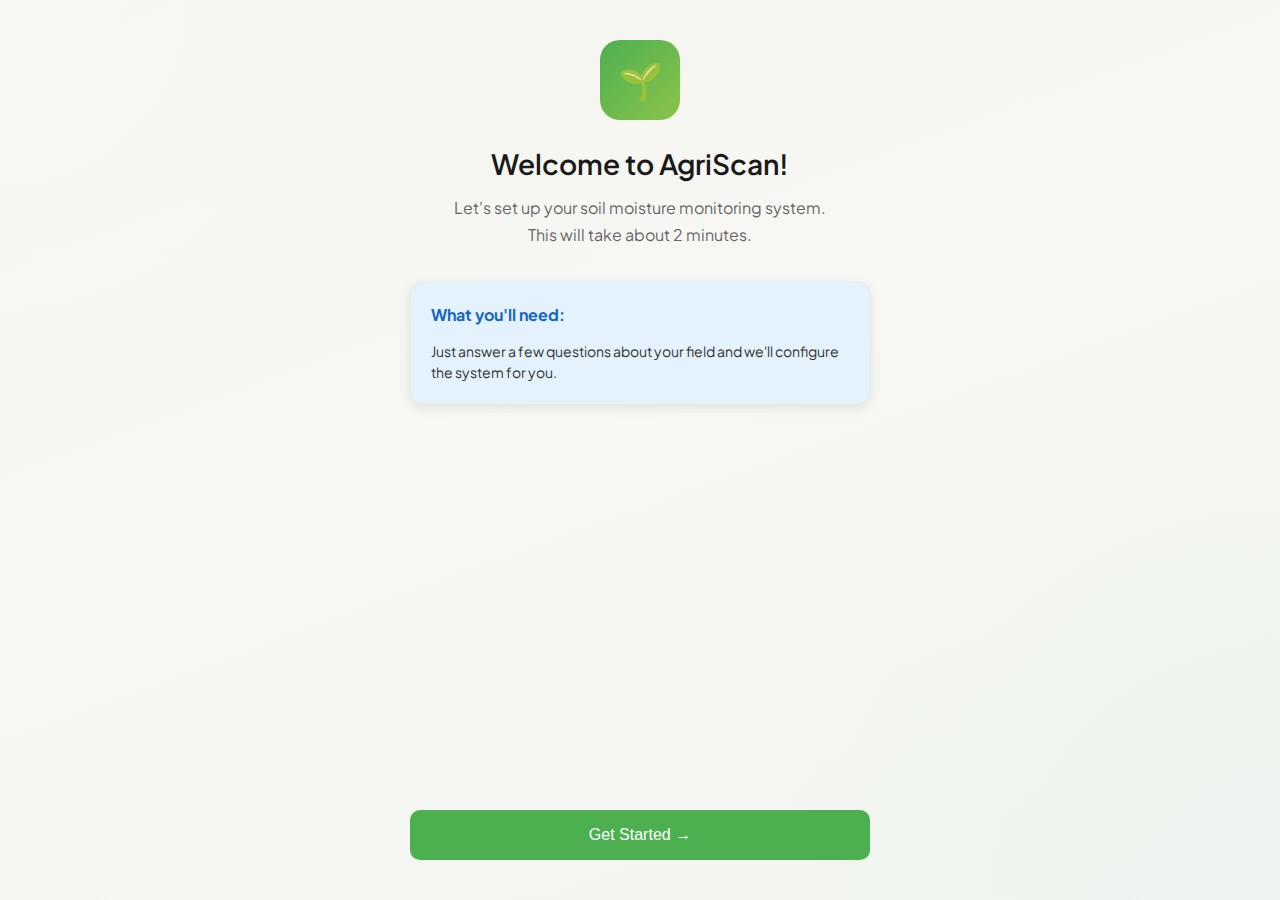
<file: onboarding.html>
<!DOCTYPE html>
<html lang="en">

<head>
    <meta charset="UTF-8">
    <meta name="viewport" content="width=device-width, initial-scale=1.0">
    <title>AgriScan - Setup</title>
    <link rel="stylesheet" href="css/main.css">
    <style>
        .wizard-container {
            max-width: 500px;
            margin: 0 auto;
            padding: 40px 20px;
            min-height: 100vh;
            display: flex;
            flex-direction: column;
        }

        .wizard-step {
            display: none;
            flex: 1;
            flex-direction: column;
        }

        .wizard-step.active {
            display: flex;
        }

        .wizard-header {
            text-align: center;
            margin-bottom: 32px;
        }

        .wizard-logo {
            width: 80px;
            height: 80px;
            background: linear-gradient(135deg, #4CAF50, #8BC34A);
            border-radius: 20px;
            margin: 0 auto 20px;
            display: flex;
            align-items: center;
            justify-content: center;
            font-size: 36px;
        }

        .wizard-title {
            font-size: 28px;
            font-weight: 600;
            margin: 0 0 8px 0;
            color: #1a1a1a;
        }

        .wizard-subtitle {
            font-size: 16px;
            color: #666;
            margin: 0;
        }

        .wizard-content {
            flex: 1;
        }

        .form-group {
            margin-bottom: 24px;
        }

        .form-label {
            display: block;
            font-size: 14px;
            font-weight: 500;
            color: #333;
            margin-bottom: 8px;
        }

        .form-input {
            width: 100%;
            padding: 14px 16px;
            font-size: 16px;
            border: 2px solid #e0e0e0;
            border-radius: 10px;
            transition: border-color 0.2s;
            box-sizing: border-box;
        }

        .form-input:focus {
            outline: none;
            border-color: #4CAF50;
        }

        .radio-group {
            display: flex;
            flex-direction: column;
            gap: 12px;
        }

        .radio-option {
            display: flex;
            align-items: center;
            padding: 14px 16px;
            border: 2px solid #e0e0e0;
            border-radius: 10px;
            cursor: pointer;
            transition: all 0.2s;
        }

        .radio-option:hover {
            border-color: #ccc;
        }

        .radio-option.selected {
            border-color: #4CAF50;
            background: #f1f8e9;
        }

        .radio-option input {
            margin-right: 12px;
            width: 18px;
            height: 18px;
        }

        .radio-option span {
            font-size: 15px;
        }

        .info-box {
            background: #E3F2FD;
            border-radius: 12px;
            padding: 20px;
            margin-bottom: 20px;
        }

        .info-box h4 {
            margin: 0 0 12px 0;
            font-size: 16px;
            color: #1565C0;
        }

        .info-box p {
            margin: 0 0 12px 0;
            font-size: 14px;
            color: #333;
            line-height: 1.5;
        }

        .info-box p:last-child {
            margin-bottom: 0;
        }

        .info-list {
            list-style: none;
            padding: 0;
            margin: 0;
        }

        .info-list li {
            display: flex;
            align-items: flex-start;
            padding: 12px 0;
            border-bottom: 1px solid rgba(0, 0, 0, 0.08);
        }

        .info-list li:last-child {
            border-bottom: none;
        }

        .info-list .num {
            width: 28px;
            height: 28px;
            background: #4CAF50;
            color: #fff;
            border-radius: 50%;
            display: flex;
            align-items: center;
            justify-content: center;
            font-size: 14px;
            font-weight: 600;
            margin-right: 14px;
            flex-shrink: 0;
        }

        .info-list .text {
            font-size: 15px;
            color: #333;
        }

        .wizard-footer {
            display: flex;
            gap: 12px;
            padding-top: 20px;
        }

        .btn-wizard {
            flex: 1;
            padding: 16px 24px;
            font-size: 16px;
            font-weight: 500;
            border-radius: 10px;
            cursor: pointer;
            transition: all 0.2s;
        }

        .btn-back {
            background: #f5f5f5;
            border: 1px solid #ddd;
            color: #666;
        }

        .btn-back:hover {
            background: #eee;
        }

        .btn-next {
            background: #4CAF50;
            border: none;
            color: #fff;
        }

        .btn-next:hover {
            background: #43A047;
        }

        .success-icon {
            width: 100px;
            height: 100px;
            background: linear-gradient(135deg, #4CAF50, #8BC34A);
            border-radius: 50%;
            margin: 0 auto 24px;
            display: flex;
            align-items: center;
            justify-content: center;
            font-size: 48px;
        }

        .success-message {
            text-align: center;
        }

        .success-message h2 {
            font-size: 24px;
            margin: 0 0 12px 0;
        }

        .success-message p {
            font-size: 15px;
            color: #666;
            margin: 0;
            line-height: 1.6;
        }

        .progress-dots {
            display: flex;
            justify-content: center;
            gap: 8px;
            margin-bottom: 24px;
        }

        .progress-dot {
            width: 10px;
            height: 10px;
            border-radius: 50%;
            background: #e0e0e0;
            transition: background 0.3s;
        }

        .progress-dot.active {
            background: #4CAF50;
        }

        .progress-dot.completed {
            background: #8BC34A;
        }
    </style>
</head>

<body>
    <div class="wizard-container">
        <!-- Step 1: Welcome -->
        <div class="wizard-step active" id="step-1">
            <div class="wizard-header">
                <div class="wizard-logo">🌱</div>
                <h1 class="wizard-title">Welcome to AgriScan!</h1>
                <p class="wizard-subtitle">Let's set up your soil moisture monitoring system.<br>This will take about 2
                    minutes.</p>
            </div>
            <div class="wizard-content">
                <div class="info-box">
                    <h4>What you'll need:</h4>
                    <p>Just answer a few questions about your field and we'll configure the system for you.</p>
                </div>
            </div>
            <div class="wizard-footer">
                <button class="btn-wizard btn-next" onclick="nextStep(2)">Get Started →</button>
            </div>
        </div>

        <!-- Step 2: Device Setup -->
        <div class="wizard-step" id="step-2">
            <div class="progress-dots">
                <span class="progress-dot completed"></span>
                <span class="progress-dot active"></span>
                <span class="progress-dot"></span>
                <span class="progress-dot"></span>
            </div>
            <div class="wizard-header" style="margin-bottom:20px;">
                <h1 class="wizard-title" style="font-size:22px;">Device Setup</h1>
            </div>
            <div class="wizard-content">
                <!-- Issue 9: farmer name field -->
                <div class="form-group">
                    <label class="form-label">Your Name</label>
                    <input type="text" class="form-input" id="farmer-name" placeholder="e.g., Ali Hassan">
                </div>

                <div class="form-group">
                    <label class="form-label">Device Name</label>
                    <input type="text" class="form-input" id="device-name" placeholder="e.g., North Field Sensor">
                </div>

                <div class="form-group">
                    <label class="form-label">Root Depth</label>
                    <div class="radio-group" id="root-depth-group">
                        <label class="radio-option selected" data-value="30">
                            <input type="radio" name="root-depth" value="30" checked>
                            <span>30 cm - Most crops</span>
                        </label>
                        <label class="radio-option" data-value="40">
                            <input type="radio" name="root-depth" value="40">
                            <span>40 cm - Deep-rooted crops</span>
                        </label>
                        <label class="radio-option" data-value="50">
                            <input type="radio" name="root-depth" value="50">
                            <span>50 cm - Trees/vines</span>
                        </label>
                    </div>
                </div>

                <div class="form-group">
                    <label class="form-label">Crop Type</label>
                    <select class="form-input" id="crop-type">
                        <option value="tomato">Tomato</option>
                    </select>
                </div>

                <div class="form-group">
                    <label class="form-label">Soil Type</label>
                    <select class="form-input" id="soil-type">
                        <option value="loam">Normal / Mixed</option>
                    </select>
                </div>

                <!-- Issue 9: separate planting date field -->
                <div class="form-group">
                    <label class="form-label">Planting Date <span style="color:#888;font-weight:400;">(must be in the past)</span></label>
                    <input type="date" class="form-input" id="planting-date" max="">
                </div>

                <!-- Issue 10: optional flow rate -->
                <div class="form-group">
                    <label class="form-label">Flow Rate (L/min) <span style="color:#888;font-weight:400;">(optional)</span></label>
                    <input type="number" class="form-input" id="flow-rate" placeholder="Leave blank if unknown" min="0" step="0.1">
                </div>
            </div>
            <div id="setup-error" style="color:#c0392b; font-size:13px; padding:0 4px 8px; display:none;"></div>
            <div class="wizard-footer">
                <button class="btn-wizard btn-back" onclick="nextStep(1)">← Back</button>
                <button class="btn-wizard btn-next" onclick="validateAndAdvance()">Next →</button>
            </div>
        </div>

        <!-- Step 3: How It Works -->
        <div class="wizard-step" id="step-3">
            <div class="progress-dots">
                <span class="progress-dot completed"></span>
                <span class="progress-dot completed"></span>
                <span class="progress-dot active"></span>
                <span class="progress-dot"></span>
            </div>
            <div class="wizard-header" style="margin-bottom:20px;">
                <h1 class="wizard-title" style="font-size:22px;">How AgriScan Works</h1>
            </div>
            <div class="wizard-content">
                <ul class="info-list">
                    <li>
                        <span class="num">1</span>
                        <span class="text">Sensors measure soil moisture every 15 minutes and log the data</span>
                    </li>
                    <li>
                        <span class="num">2</span>
                        <span class="text">System learns your field's characteristics (takes 3-8 irrigation
                            events)</span>
                    </li>
                    <li>
                        <span class="num">3</span>
                        <span class="text">Dashboard shows exactly when to water based on scientific soil physics</span>
                    </li>
                </ul>

                <div class="info-box" style="margin-top:20px; background:#FFF8E1;">
                    <h4 style="color:#F57C00;">📋 During Calibration:</h4>
                    <p>• Keep using your normal irrigation schedule</p>
                    <p>• The system will learn from each rain/irrigation event</p>
                    <p>• Accuracy improves with each event captured</p>
                </div>
            </div>
            <div class="wizard-footer">
                <button class="btn-wizard btn-back" onclick="nextStep(2)">← Back</button>
                <button class="btn-wizard btn-next" onclick="completeSetup()">Finish Setup →</button>
            </div>
        </div>

        <!-- Step 4: Complete -->
        <div class="wizard-step" id="step-4">
            <div class="progress-dots">
                <span class="progress-dot completed"></span>
                <span class="progress-dot completed"></span>
                <span class="progress-dot completed"></span>
                <span class="progress-dot active"></span>
            </div>
            <div class="wizard-content" style="display:flex; flex-direction:column; justify-content:center; flex:1;">
                <div class="success-message">
                    <div class="success-icon">✓</div>
                    <h2>You're All Set!</h2>
                    <p>AgriScan is now monitoring your field.<br>Check the dashboard to see current soil moisture.</p>
                    <div class="info-box" style="margin-top:24px; text-align:left;">
                        <p><strong>Note:</strong> The system is in "Learning" mode and will calibrate over the next few
                            weeks as it observes irrigation and drying events.</p>
                    </div>
                </div>
            </div>
            <div class="wizard-footer">
                <button class="btn-wizard btn-next" onclick="goToDashboard()">Go to Dashboard →</button>
            </div>
        </div>
    </div>

    <script>
        let currentStep = 1;
        let thresholdsData = null;

        function nextStep(step) {
            document.getElementById(`step-${currentStep}`).classList.remove('active');
            document.getElementById(`step-${step}`).classList.add('active');
            currentStep = step;
        }

        async function loadThresholdOptions() {
            const cropSelect = document.getElementById('crop-type');
            const soilSelect = document.getElementById('soil-type');
            if (!cropSelect || !soilSelect) return;

            try {
                const response = await fetch('config/crop_thresholds.json');
                if (!response.ok) throw new Error('Thresholds file unavailable');
                thresholdsData = await response.json();

                const crops = thresholdsData.crops || {};
                const soils = thresholdsData.soils || {};

                cropSelect.innerHTML = '';
                Object.entries(crops).forEach(([key, value]) => {
                    const option = document.createElement('option');
                    option.value = key;
                    option.textContent = value.display_name || key;
                    cropSelect.appendChild(option);
                });

                soilSelect.innerHTML = '';
                Object.entries(soils).forEach(([key, value]) => {
                    const option = document.createElement('option');
                    option.value = key;
                    option.textContent = value.label || key;
                    soilSelect.appendChild(option);
                });
            } catch (error) {
                console.warn('Could not load crop thresholds, using fallback options:', error);
                cropSelect.innerHTML = '<option value="tomato">Tomato</option><option value="maize_grain">Maize (Field Corn)</option><option value="rice">Rice</option><option value="wheat_spring">Spring Wheat</option>';
                soilSelect.innerHTML = '<option value="sandy_loam">Sandy / Light</option><option value="loam">Normal / Mixed</option><option value="clay_loam">Heavy / Clay</option><option value="clay">Very Heavy</option>';
            }
        }

        // Issue 9: validate before advancing from step 2
        function validateAndAdvance() {
            const errEl = document.getElementById('setup-error');
            errEl.style.display = 'none';

            const cropVal = document.getElementById('crop-type').value;
            const soilVal = document.getElementById('soil-type').value;
            const plantingDateVal = document.getElementById('planting-date').value;

            const allowedCrops = thresholdsData ? Object.keys(thresholdsData.crops || {}) : ['tomato'];
            const allowedSoils = thresholdsData ? Object.keys(thresholdsData.soils || {}) : ['loam'];

            if (!cropVal || !allowedCrops.includes(cropVal)) {
                errEl.textContent = 'Please select a valid crop type.';
                errEl.style.display = 'block';
                return;
            }
            if (!soilVal || !allowedSoils.includes(soilVal)) {
                errEl.textContent = 'Please select a valid soil type.';
                errEl.style.display = 'block';
                return;
            }
            if (plantingDateVal) {
                const plantingTs = Math.floor(Date.parse(plantingDateVal) / 1000);
                if (plantingTs >= Math.floor(Date.now() / 1000)) {
                    errEl.textContent = 'Planting date must be in the past.';
                    errEl.style.display = 'block';
                    return;
                }
            }

            nextStep(3);
        }

        function completeSetup() {
            const nowTs = Math.floor(Date.now() / 1000);

            // Issue 9: use separate planting date, not setup date
            const plantingDateVal = document.getElementById('planting-date').value;
            const plantingTs = plantingDateVal
                ? Math.floor(Date.parse(plantingDateVal) / 1000)
                : nowTs;

            // Issue 10: optional flow rate
            const flowRateInput = document.getElementById('flow-rate');
            const flowRate = flowRateInput && flowRateInput.value !== ''
                ? parseFloat(flowRateInput.value)
                : null;

            const config = {
                onboarding_complete: true,
                device_name: document.getElementById('device-name').value || 'AgriScan Sensor',
                root_depth_cm: parseInt(document.querySelector('input[name="root-depth"]:checked').value),
                crop: document.getElementById('crop-type').value,
                soil: document.getElementById('soil-type').value,
                setup_date: nowTs,
                planting_ts: plantingTs,
                farmer_name: document.getElementById('farmer-name').value || '',
                flow_rate_lpm: flowRate,
                notes: ''
            };

            // Save to localStorage (simulating ESP32 API in mock mode)
            localStorage.setItem('agriscan_user_prefs', JSON.stringify(config));

            console.log('Setup complete:', config);
            nextStep(4);
        }

        function goToDashboard() {
            window.location.href = 'index.html';
        }

        // Radio group selection handling
        document.querySelectorAll('.radio-group').forEach(group => {
            group.querySelectorAll('.radio-option').forEach(option => {
                option.addEventListener('click', () => {
                    group.querySelectorAll('.radio-option').forEach(o => o.classList.remove('selected'));
                    option.classList.add('selected');
                    option.querySelector('input').checked = true;
                });
            });
        });

        loadThresholdOptions();

        // Set max planting date to today
        const plantingDateInput = document.getElementById('planting-date');
        if (plantingDateInput) {
            plantingDateInput.max = new Date().toISOString().split('T')[0];
        }
    </script>
</body>

</html>
</file>
<file: css/main.css>
@import url('https://fonts.googleapis.com/css2?family=Plus+Jakarta+Sans:wght@400;500;600;700;800&display=swap');

.hidden { display: none; }

:root {
    --sage-700: #5f7b63;
    --sage-600: #7c9b80;
    --sage-500: #8ba888;
    --earth-600: #8e684c;
    --earth-500: #a67b5b;
    --sky-500: #87ceeb;
    --sky-300: #cde9f4;

    --status-critical: #E76F51;
    --status-warning: #F4A261;
    --status-healthy: #5F8D4E;

    --neutral-900: #24312a;
    --neutral-700: #4f5f56;
    --neutral-600: #68786f;
    --neutral-500: #7f9086;
    --neutral-400: #a6b4ac;
    --neutral-300: #d6dfdb;
    --neutral-200: #e8eeeb;
    --neutral-100: #f3f7f5;
    --neutral-50: #f8fbf9;
    --white: #ffffff;

    --radius-sm: 12px;
    --radius-md: 16px;
    --radius-lg: 20px;

    --space-2: 8px;
    --space-3: 12px;
    --space-4: 16px;
    --space-5: 20px;
    --space-6: 24px;
    --space-8: 32px;
    --space-10: 40px;

    --font-family: 'Plus Jakarta Sans', 'Avenir Next', 'Segoe UI', sans-serif;
}

* {
    box-sizing: border-box;
}

html,
body {
    margin: 0;
    padding: 0;
}

body {
    font-family: var(--font-family);
    font-size: 16px;
    line-height: 1.68;
    color: var(--neutral-900);
    background:
        radial-gradient(circle at 0% 0%, #f8f8f2 0%, transparent 35%),
        radial-gradient(circle at 100% 100%, #eef4ef 0%, transparent 32%),
        linear-gradient(160deg, #f5f5f0 0%, #f7f8f3 45%, #f0f4ef 100%);
}

.container {
    max-width: 720px;
    margin: 0 auto;
    min-height: 100vh;
    padding: var(--space-6) var(--space-5) 96px;
    background: rgba(255, 255, 255, 0.86);
    border-left: 1px solid rgba(255, 255, 255, 0.9);
    border-right: 1px solid rgba(255, 255, 255, 0.9);
    backdrop-filter: blur(5px);
}

.view-section {
    display: none;
    animation: fadeIn 0.3s ease;
}

.view-section.active {
    display: block;
}

@keyframes fadeIn {
    from {
        opacity: 0;
        transform: translateY(6px);
    }

    to {
        opacity: 1;
        transform: translateY(0);
    }
}

.status-hero {
    display: flex;
    justify-content: center;
    padding: var(--space-8) 0 var(--space-5);
}

.status-circle-large {
    width: 124px;
    height: 124px;
    border-radius: 50%;
    background: linear-gradient(145deg, #d8e3dd, #b8c7bf);
    border: 4px solid rgba(255, 255, 255, 0.85);
    transition: transform 0.25s ease, box-shadow 0.25s ease;
}

.status-circle-large.healthy {
    background: linear-gradient(145deg, #91bf8f, #6f9d6d);
    box-shadow: 0 18px 36px rgba(111, 157, 109, 0.26);
}

.status-circle-large.warning {
    background: linear-gradient(145deg, #f0ca88, #d9a355);
    box-shadow: 0 18px 36px rgba(217, 163, 85, 0.28);
}

.status-circle-large.critical {
    background: linear-gradient(145deg, #e58d8d, #d26060);
    box-shadow: 0 18px 36px rgba(210, 96, 96, 0.3);
}

.hero-title {
    font-size: clamp(2rem, 4vw, 2.6rem);
    line-height: 1.2;
    letter-spacing: -0.02em;
    font-weight: 800;
    text-align: center;
    margin: 0;
}

.hero-kicker {
    text-align: center;
    font-weight: 600;
    color: var(--earth-600);
    margin: 0;
}

.hero-subtitle {
    font-size: 1.05rem;
    line-height: 1.75;
    text-align: center;
    color: var(--neutral-600);
    margin: var(--space-3) auto var(--space-8);
    max-width: 40ch;
}

.hero-weather,
.hero-zone-summary {
    text-align: center;
    margin: 4px 0;
    color: var(--neutral-600);
    font-size: 0.92rem;
}

.hero-actions {
    display: flex;
    flex-direction: column;
    gap: var(--space-4);
    max-width: 420px;
    margin: 0 auto;
}

.hero-footer {
    margin-top: var(--space-10);
    text-align: center;
    color: var(--neutral-500);
    font-size: 0.94rem;
}

.hero-glance {
    margin: var(--space-8) auto 0;
    max-width: 480px;
    border: 1px solid var(--neutral-200);
    background: linear-gradient(160deg, #ffffff 0%, #f5faf7 100%);
    border-radius: var(--radius-md);
    padding: var(--space-5);
    box-shadow: 0 12px 24px rgba(36, 49, 42, 0.08);
}

.glance-row {
    display: flex;
    align-items: center;
    justify-content: space-between;
    gap: var(--space-3);
    font-size: 0.95rem;
    padding: 8px 0;
    border-bottom: 1px solid var(--neutral-200);
}

.glance-row:last-child {
    border-bottom: 0;
}

.glance-row strong {
    font-weight: 700;
    color: var(--neutral-900);
}

.reasoning-card,
.zone-details,
.settings-group,
.chart-wrapper,
.info-box {
    background: var(--white);
    border: 1px solid var(--neutral-200);
    border-radius: var(--radius-md);
    padding: var(--space-6);
    box-shadow: 0 4px 12px rgba(0, 0, 0, 0.09);
}

.reasoning-card {
    background: linear-gradient(180deg, #ffffff 0%, #f9fcf9 100%);
    margin-bottom: var(--space-6);
}

.reasoning-list {
    margin: 0;
    padding-left: var(--space-5);
}

.reasoning-list li {
    margin-bottom: var(--space-3);
    color: var(--neutral-700);
}

.metrics-grid-dense {
    display: grid;
    grid-template-columns: repeat(2, minmax(0, 1fr));
    gap: var(--space-4);
    margin-bottom: var(--space-6);
}

.metrics-grid-simple {
    grid-template-columns: repeat(3, minmax(0, 1fr));
}

.metric-cell {
    background: linear-gradient(180deg, #ffffff 0%, #f8fbf9 100%);
    border: 1px solid var(--neutral-200);
    padding: var(--space-5) var(--space-4);
    border-radius: var(--radius-sm);
    text-align: left;
}

.metric-cell label {
    display: block;
    font-size: 0.75rem;
    letter-spacing: 0.05em;
    text-transform: uppercase;
    color: var(--neutral-500);
    margin-bottom: var(--space-2);
}

.metric-cell span {
    display: block;
    font-size: 1.15rem;
    font-weight: 700;
    color: var(--neutral-900);
    line-height: 1.35;
}

.metric-cell small {
    display: block;
    margin-top: 6px;
    color: var(--neutral-600);
    font-size: 0.84rem;
    line-height: 1.5;
}

.metric-cell.healthy {
    border-color: #b9d7b7;
    background: linear-gradient(180deg, #f9fdf8 0%, #eef7ed 100%);
}

.metric-cell.warning {
    border-color: #ecd19f;
    background: linear-gradient(180deg, #fffdf7 0%, #fcf5e8 100%);
}

.metric-cell.critical {
    border-color: #ebb1b1;
    background: linear-gradient(180deg, #fff8f8 0%, #fceeee 100%);
}

.chart-wrapper {
    padding: var(--space-6);
    margin-bottom: var(--space-6);
}

.chart-controls {
    display: block;
    gap: var(--space-3);
    margin-bottom: 10px;
}

.history-controls {
    display: flex;
    flex-direction: column;
    gap: var(--space-4);
    margin-bottom: 12px;
}

.metric-switcher {
    display: grid;
    grid-template-columns: repeat(3, minmax(0, 1fr));
    gap: 10px;
}

.metric-switch {
    border: 1px solid var(--neutral-300);
    background: #fff;
    color: var(--neutral-700);
    border-radius: 12px;
    padding: 10px 12px;
    text-align: left;
    cursor: pointer;
}

.metric-switch.active {
    border-color: transparent;
    background: linear-gradient(145deg, var(--sage-500), var(--sage-700));
    color: #fff;
}

.metric-switch-label {
    display: block;
    font-size: 0.8rem;
    font-weight: 600;
    opacity: 0.95;
}

.metric-switch-value {
    display: block;
    margin-top: 2px;
    font-size: 1rem;
    font-weight: 700;
}

.history-range {
    display: flex;
    flex-direction: column;
    gap: 6px;
    font-size: 0.85rem;
    color: var(--neutral-600);
    max-width: 220px;
}

.form-select-compact {
    padding: 10px 12px;
    font-size: 0.92rem;
}

.chart-controls .font-h3 {
    margin: 0;
}

.chart-pills {
    display: flex;
    flex-wrap: wrap;
    gap: 8px;
}

.chart-pill {
    border: 1px solid var(--neutral-300);
    background: #fff;
    color: var(--neutral-700);
    border-radius: 999px;
    padding: 8px 12px;
    font: inherit;
    font-size: 0.82rem;
    font-weight: 600;
    cursor: pointer;
}

.chart-pill.active {
    background: linear-gradient(145deg, var(--sage-500), var(--sage-700));
    color: #fff;
    border-color: transparent;
}

.chart-container {
    height: 260px;
    min-height: 260px;
    max-height: 260px;
    border-radius: var(--radius-sm);
    border: 1px solid var(--neutral-200);
    background: linear-gradient(180deg, #f9fdfb 0%, #f2faf5 100%);
    padding: var(--space-3);
}

.chart-legend-text {
    margin: 10px 0 0;
    color: var(--neutral-600);
    font-size: 0.82rem;
}

.chart-strip {
    display: flex;
    gap: 4px;
    align-items: center;
    overflow: hidden;
    margin-bottom: 10px;
    padding: 8px;
    border: 1px solid var(--neutral-200);
    border-radius: 10px;
    background: #fff;
    min-height: 36px;
}

.strip-dot {
    width: 10px;
    height: 10px;
    border-radius: 50%;
}

.strip-dot.healthy { background: #5f8d4e; }
.strip-dot.warning { background: #f4a261; }
.strip-dot.critical { background: #e76f51; }

.strip-time {
    font-size: 0.72rem;
    color: var(--neutral-600);
    margin-left: auto;
}

.chart-status-legend {
    display: flex;
    gap: 8px;
    flex-wrap: wrap;
    margin-top: 10px;
}

.chart-insights {
    margin-top: 10px;
    padding: 10px 12px;
    border-radius: 10px;
    border: 1px solid var(--neutral-200);
    background: #fff;
}

.chart-insights p {
    margin: 4px 0;
    font-size: 0.84rem;
    color: var(--neutral-700);
}

.status-badge {
    display: inline-flex;
    align-items: center;
    gap: 4px;
    padding: 4px 8px;
    border-radius: 999px;
    font-size: 0.78rem;
    font-weight: 600;
    border: 1px solid var(--neutral-300);
    background: #fff;
}

.status-badge.healthy { border-color: #b8d7b8; }
.status-badge.warning { border-color: #eac98f; }
.status-badge.critical { border-color: #e8abab; }

.form-select {
    width: 100%;
    padding: 14px 16px;
    border-radius: var(--radius-sm);
    border: 1px solid var(--neutral-300);
    font: inherit;
    background: #fff;
    color: var(--neutral-900);
}

.settings-group {
    margin-bottom: var(--space-6);
}

.settings-tabs {
    display: grid;
    grid-template-columns: repeat(3, minmax(0, 1fr));
    gap: var(--space-2);
    margin-bottom: var(--space-5);
}

.settings-tab {
    border: 1px solid var(--neutral-300);
    background: #fff;
    color: var(--neutral-700);
    border-radius: 10px;
    padding: 10px 8px;
    font: inherit;
    font-size: 0.86rem;
    font-weight: 600;
    cursor: pointer;
}

.settings-tab.active {
    background: linear-gradient(145deg, var(--sage-500), var(--sage-700));
    color: #fff;
    border-color: transparent;
}

.settings-panel {
    display: none;
}

.settings-panel.active {
    display: block;
}

.settings-label {
    display: block;
    font-weight: 600;
    margin-bottom: 10px;
    color: var(--neutral-700);
}

.sensor-row {
    display: flex;
    justify-content: space-between;
    align-items: center;
    padding: 10px 0;
    border-bottom: 1px solid var(--neutral-200, #e5e7eb);
    gap: 12px;
}
.sensor-row:last-child {
    border-bottom: none;
}
.sensor-label {
    font-size: 0.875rem;
    color: var(--neutral-600, #4b5563);
}
.sensor-value {
    font-size: 0.9rem;
    font-weight: 600;
    color: var(--neutral-800, #1f2937);
    white-space: nowrap;
}

.btn-primary,
.btn-secondary,
.btn-ghost,
.btn-text {
    font-family: inherit;
}

.btn-primary {
    background: linear-gradient(145deg, var(--sage-500), var(--sage-700));
    color: white;
    border: 0;
    border-radius: var(--radius-sm);
    padding: 14px 18px;
    font-weight: 700;
    cursor: pointer;
    transition: transform 0.2s ease, box-shadow 0.2s ease;
}

.btn-primary:hover {
    transform: translateY(-1px);
    box-shadow: 0 10px 20px rgba(95, 123, 99, 0.26);
}

.btn-secondary {
    background: white;
    color: var(--neutral-900);
    border: 1px solid var(--neutral-300);
    border-radius: var(--radius-sm);
    padding: 12px 16px;
    font-weight: 600;
    cursor: pointer;
    transition: transform 0.2s ease, border-color 0.2s ease;
}

.btn-secondary:hover {
    transform: translateY(-1px);
    border-color: var(--sage-500);
}

.btn-ghost {
    background: transparent;
    color: var(--earth-600);
    border: 0;
    padding: 12px 16px;
    font-weight: 600;
    cursor: pointer;
}

.btn-ghost:hover {
    text-decoration: underline;
}

.btn-large {
    font-size: 1rem;
}

.btn-full {
    width: 100%;
    margin-bottom: var(--space-2);
}

.view-header {
    display: flex;
    align-items: center;
    gap: var(--space-3);
    margin-bottom: var(--space-5);
}

.font-h2 {
    font-size: clamp(1.35rem, 2vw, 1.7rem);
    line-height: 1.3;
    font-weight: 700;
    margin: 0;
}

.font-h3 {
    font-size: 1.02rem;
    margin: 0 0 var(--space-4);
    color: var(--neutral-700);
}

.btn-text {
    background: transparent;
    border: 0;
    color: var(--earth-600);
    font-weight: 600;
    cursor: pointer;
    padding: 0;
}

.toggle-group {
    display: grid;
    grid-template-columns: 1fr 1fr;
    gap: 0;
    border-radius: var(--radius-sm);
    overflow: hidden;
    border: 1px solid var(--neutral-300);
}

.toggle-group .btn-full {
    border-radius: 0;
    margin: 0;
    border: 0;
    background: #fff;
}

.toggle-group .btn-full.active {
    background: linear-gradient(145deg, var(--sage-500), var(--sage-700));
    color: white;
}

.zone-legend {
    margin-bottom: var(--space-5);
}

.legend-items {
    display: flex;
    flex-wrap: wrap;
    gap: var(--space-3);
}

.legend-item {
    display: flex;
    align-items: center;
    gap: 6px;
    font-size: 0.86rem;
    color: var(--neutral-700);
}

.legend-color {
    width: 18px;
    height: 18px;
    border-radius: 999px;
    border: 1px solid var(--neutral-400);
}

.zone-grid {
    display: grid;
    grid-template-columns: repeat(4, minmax(0, 1fr));
    gap: var(--space-3);
    margin-bottom: var(--space-6);
    transition: transform 0.2s ease;
}

.zone-cell {
    aspect-ratio: 1;
    border-radius: var(--radius-sm);
    border: 1px solid var(--neutral-300);
    background: linear-gradient(145deg, #edf2ef, #dae4df);
    display: flex;
    flex-direction: column;
    justify-content: center;
    align-items: center;
    gap: 2px;
    cursor: pointer;
    transition: transform 0.2s ease, box-shadow 0.2s ease;
    overflow: hidden;
    position: relative;
}

.zone-cell::after {
    content: '';
    position: absolute;
    inset: 0;
    background-image: radial-gradient(circle at 25% 25%, rgba(255, 255, 255, 0.24) 0, transparent 38%);
    pointer-events: none;
}

.zone-cell.inactive {
    opacity: 0.5;
    cursor: not-allowed;
}

.zone-cell.healthy {
    background: linear-gradient(145deg, #f6fcf4, #e9f4e7);
    border-color: #b8d7b8;
}

.zone-cell.warning {
    background: linear-gradient(145deg, #fffdf7, #fbf2df);
    border-color: #eac98f;
}

.zone-cell.critical {
    background: linear-gradient(145deg, #fff8f8, #fceaea);
    border-color: #e8abab;
}

.zone-cell.selected {
    transform: scale(1.03);
    box-shadow: 0 10px 22px rgba(95, 123, 99, 0.2);
}

.zone-cell:not(.inactive):hover {
    transform: translateY(-2px);
    box-shadow: 0 12px 24px rgba(36, 49, 42, 0.14);
}

.zone-id {
    font-weight: 700;
    font-size: 0.86rem;
    text-align: center;
}

.zone-vwc {
    font-size: 0.76rem;
    color: var(--neutral-600);
    text-align: center;
}

.zone-trend {
    font-size: 0.72rem;
    color: var(--neutral-600);
    margin-top: 1px;
}

.zone-details {
    margin-bottom: var(--space-5);
}

.zone-chart-wrap {
    margin-top: var(--space-4);
    padding: var(--space-4);
    border: 1px solid var(--neutral-200);
    border-radius: var(--radius-sm);
    background: #fff;
}

.zone-mini-chart {
    height: 180px;
    min-height: 180px;
    border: 1px solid var(--neutral-200);
    border-radius: 10px;
    background: linear-gradient(180deg, #f9fdfb 0%, #f3faf6 100%);
    padding: 8px;
}

.action-grid {
    display: grid;
    grid-template-columns: repeat(2, minmax(0, 1fr));
    gap: var(--space-3);
    align-items: stretch;
}

.bottom-nav {
    position: fixed;
    bottom: 10px;
    left: 50%;
    transform: translateX(-50%);
    width: min(700px, calc(100% - 20px));
    display: grid;
    grid-template-columns: repeat(4, 1fr);
    gap: var(--space-2);
    padding: 10px;
    border-radius: 18px;
    background: rgba(255, 255, 255, 0.9);
    border: 1px solid rgba(214, 223, 219, 0.9);
    box-shadow: 0 14px 30px rgba(36, 49, 42, 0.16);
    backdrop-filter: blur(8px);
    z-index: 100;
}

.nav-item {
    border: 0;
    border-radius: 12px;
    background: transparent;
    color: var(--neutral-600);
    font: inherit;
    font-size: 0.9rem;
    font-weight: 600;
    line-height: 1.2;
    padding: 14px 10px;
    min-height: 52px;
    cursor: pointer;
}

.nav-item.active {
    color: var(--white);
    background: linear-gradient(145deg, var(--sage-500), var(--sage-700));
    box-shadow: 0 8px 14px rgba(95, 141, 78, 0.3);
}

.action-stack {
    display: flex;
    flex-direction: column;
    gap: var(--space-2);
}

.sim-countdown {
    text-align: center;
    padding: var(--space-3);
    border-radius: var(--radius-sm);
    background: #f3f6f4;
    border: 1px solid var(--neutral-200);
    margin-top: var(--space-3);
    font-weight: 600;
    color: var(--neutral-700);
}

.dev-indicator {
    position: fixed;
    top: 10px;
    right: 10px;
    background: #b32020;
    color: #fff;
    font-size: 0.72rem;
    font-weight: 700;
    letter-spacing: 0.06em;
    padding: 6px 9px;
    border-radius: 999px;
    display: none;
    z-index: 150;
}

.dev-panel {
    position: fixed;
    inset: 18px 18px auto 18px;
    max-width: 720px;
    margin: 0 auto;
    background: rgba(255, 255, 255, 0.98);
    border: 1px solid var(--neutral-300);
    border-radius: var(--radius-md);
    box-shadow: 0 24px 50px rgba(36, 49, 42, 0.25);
    padding: var(--space-5);
    display: none;
    z-index: 120;
    max-height: calc(100vh - 120px);
    overflow: auto;
}

body.dev-mode .dev-panel,
body.dev-mode .dev-indicator {
    display: block;
}

@media (max-width: 720px) {
    .container {
        padding: var(--space-5) var(--space-4) 90px;
    }

    .metrics-grid-dense {
        grid-template-columns: 1fr;
    }

    .metrics-grid-simple {
        grid-template-columns: 1fr;
    }

    .metric-switcher {
        grid-template-columns: 1fr;
    }

    .chart-pills { width: 100%; }

    .action-grid {
        grid-template-columns: 1fr;
    }

    .zone-grid {
        gap: var(--space-2);
    }

    .bottom-nav {
        width: calc(100% - 14px);
        bottom: 6px;
    }

    .dev-panel {
        inset: 10px;
        max-height: calc(100vh - 90px);
    }
}
</file>
